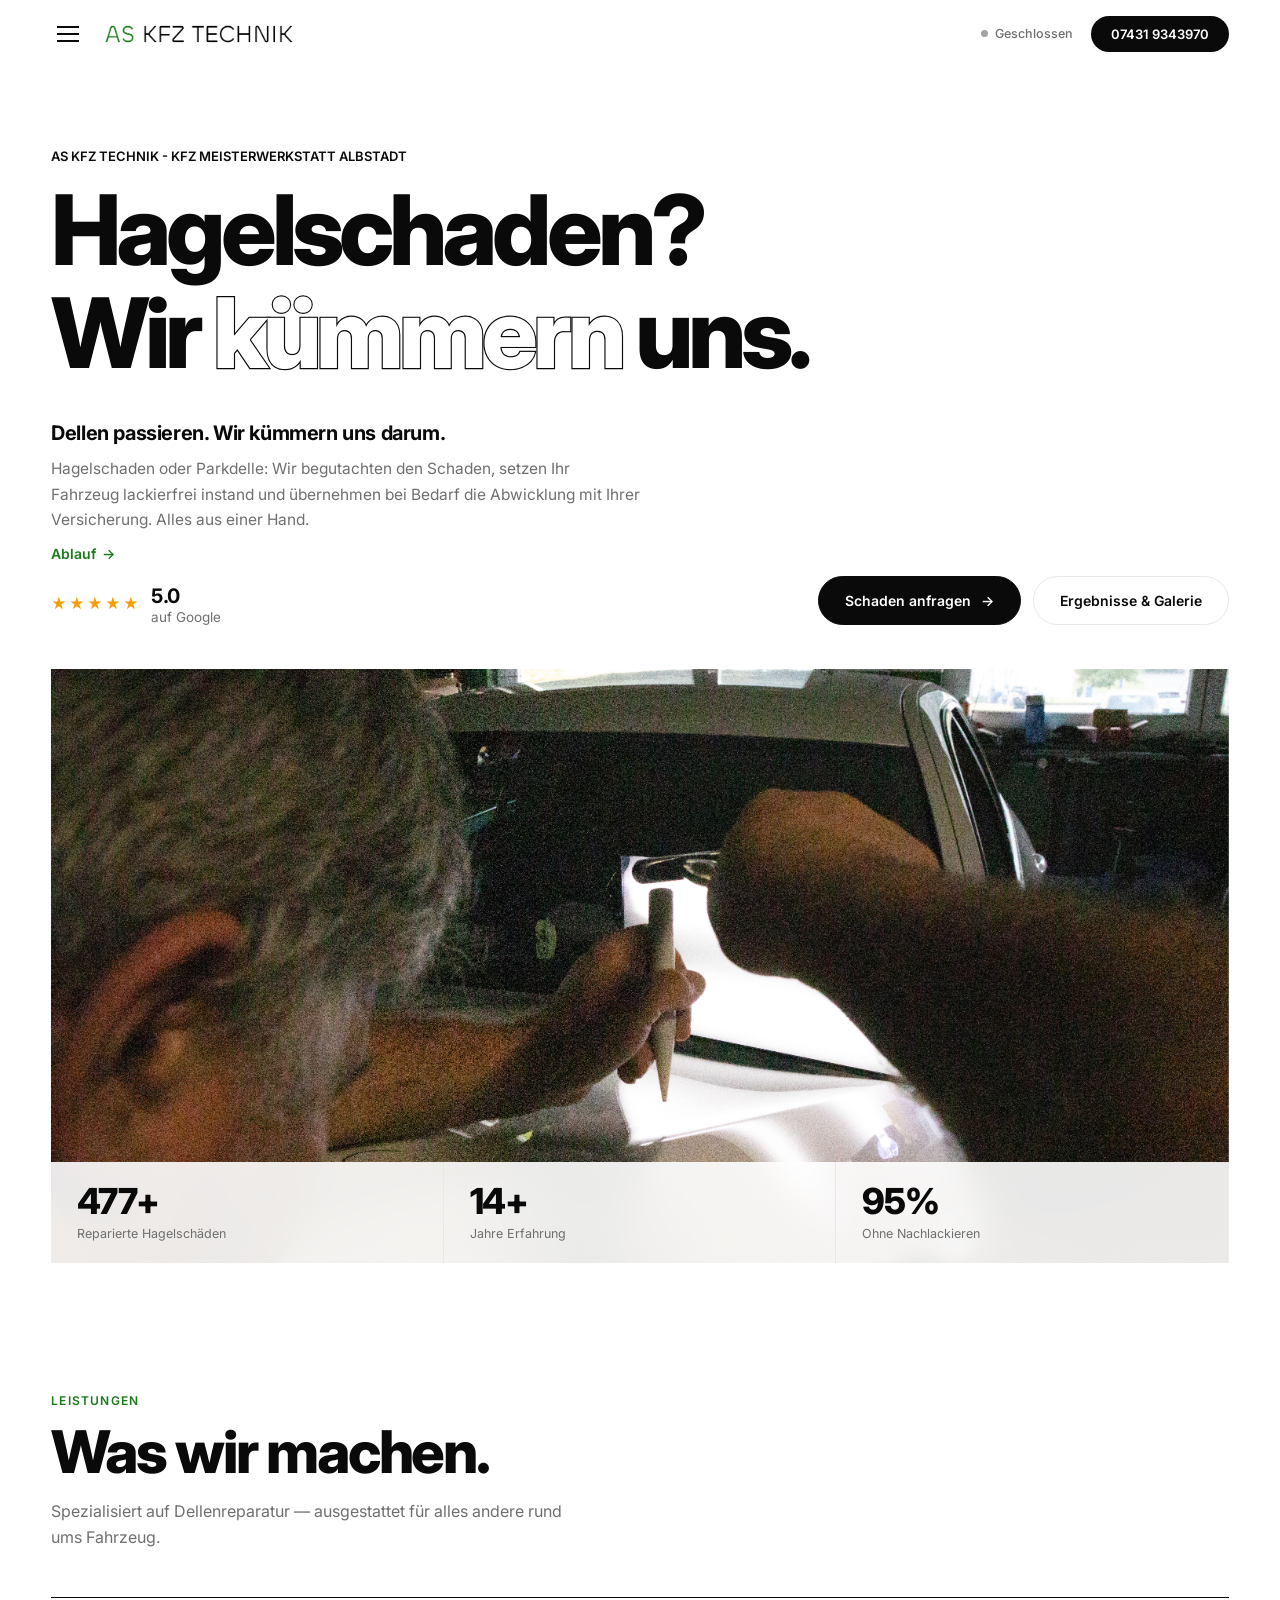
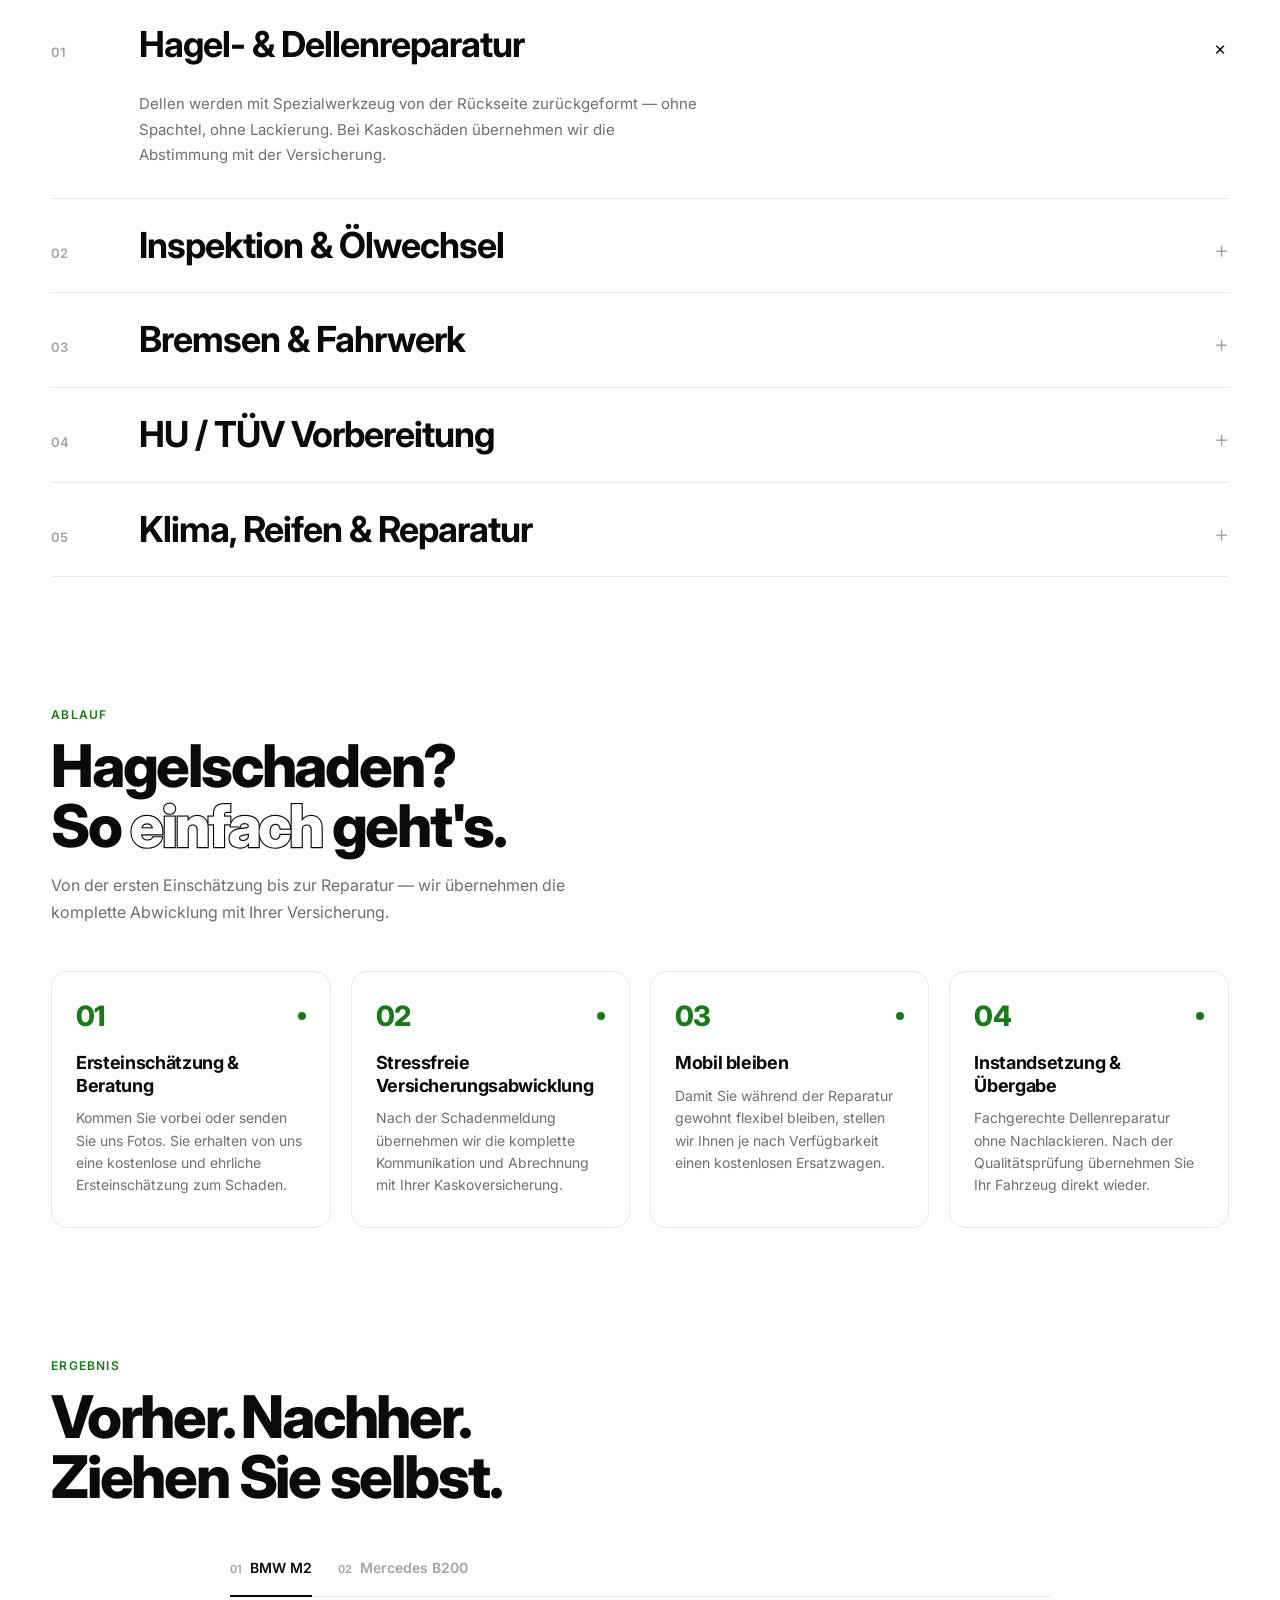
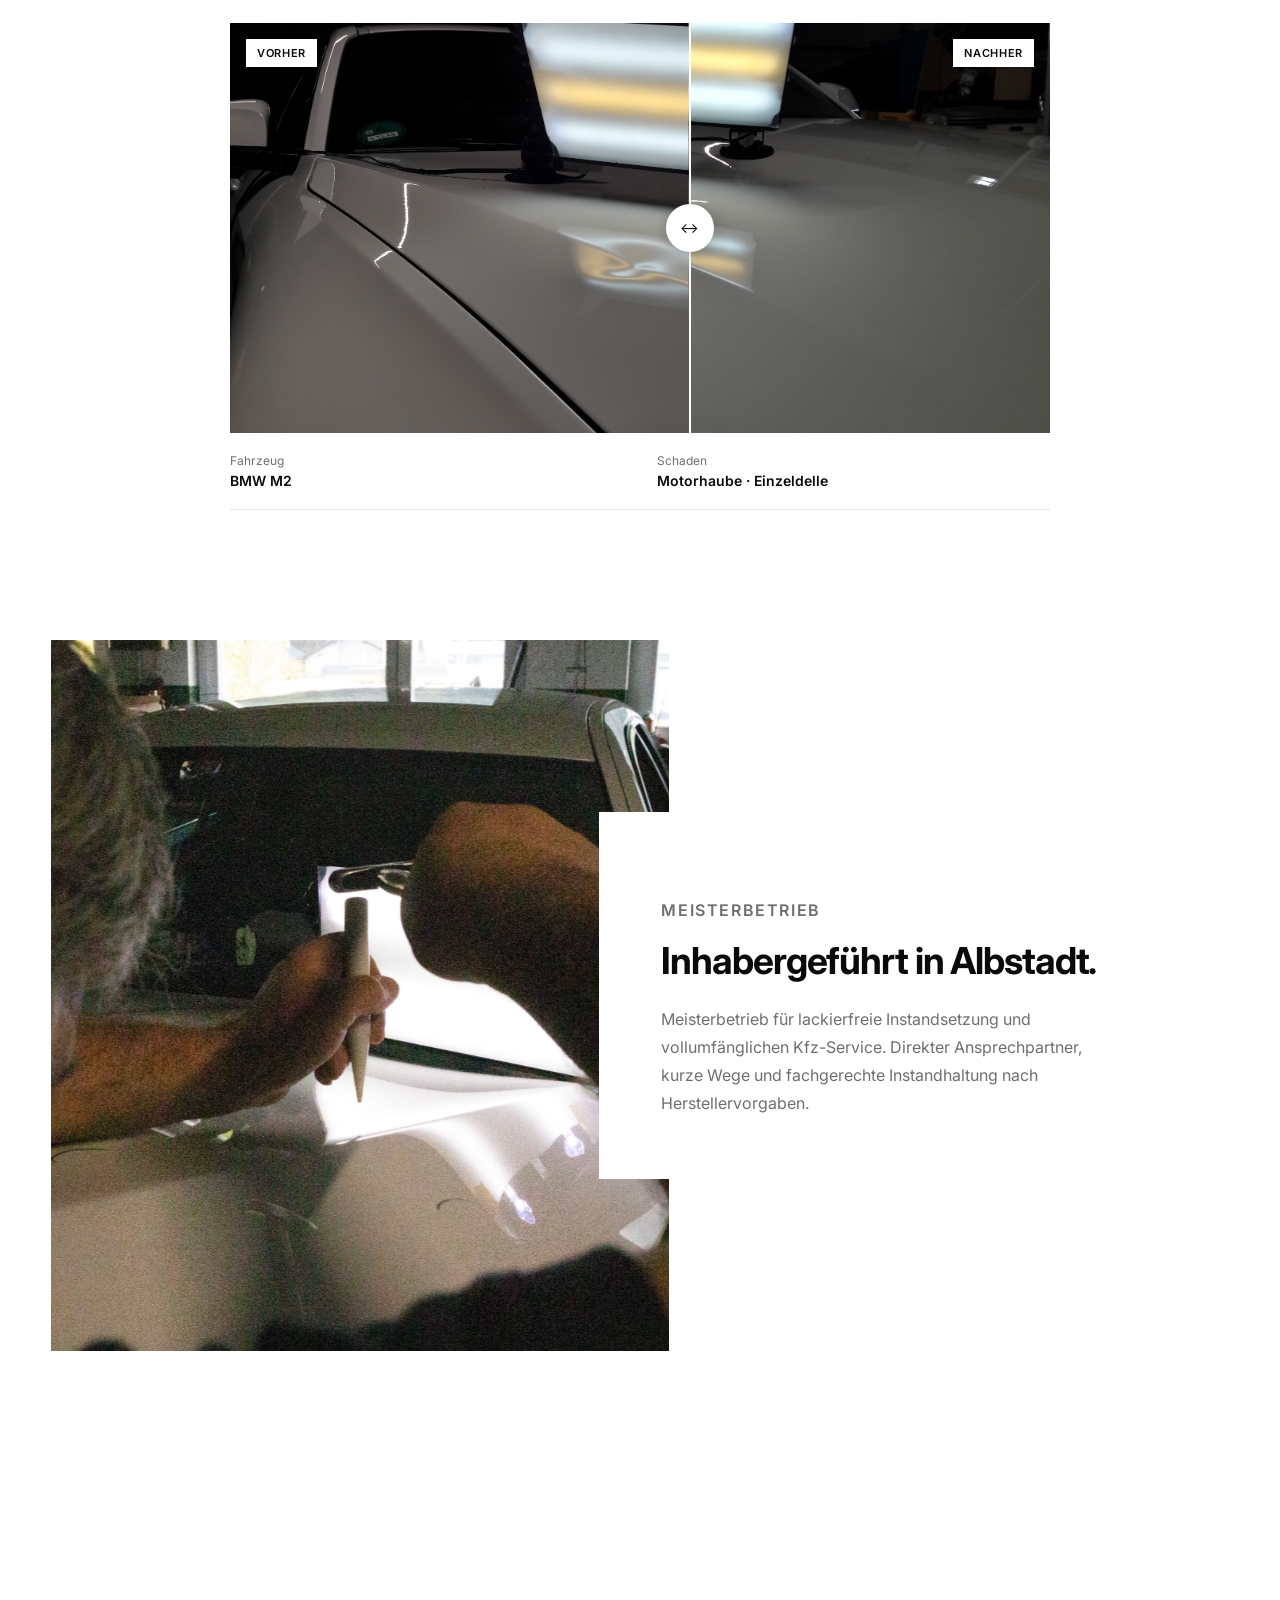
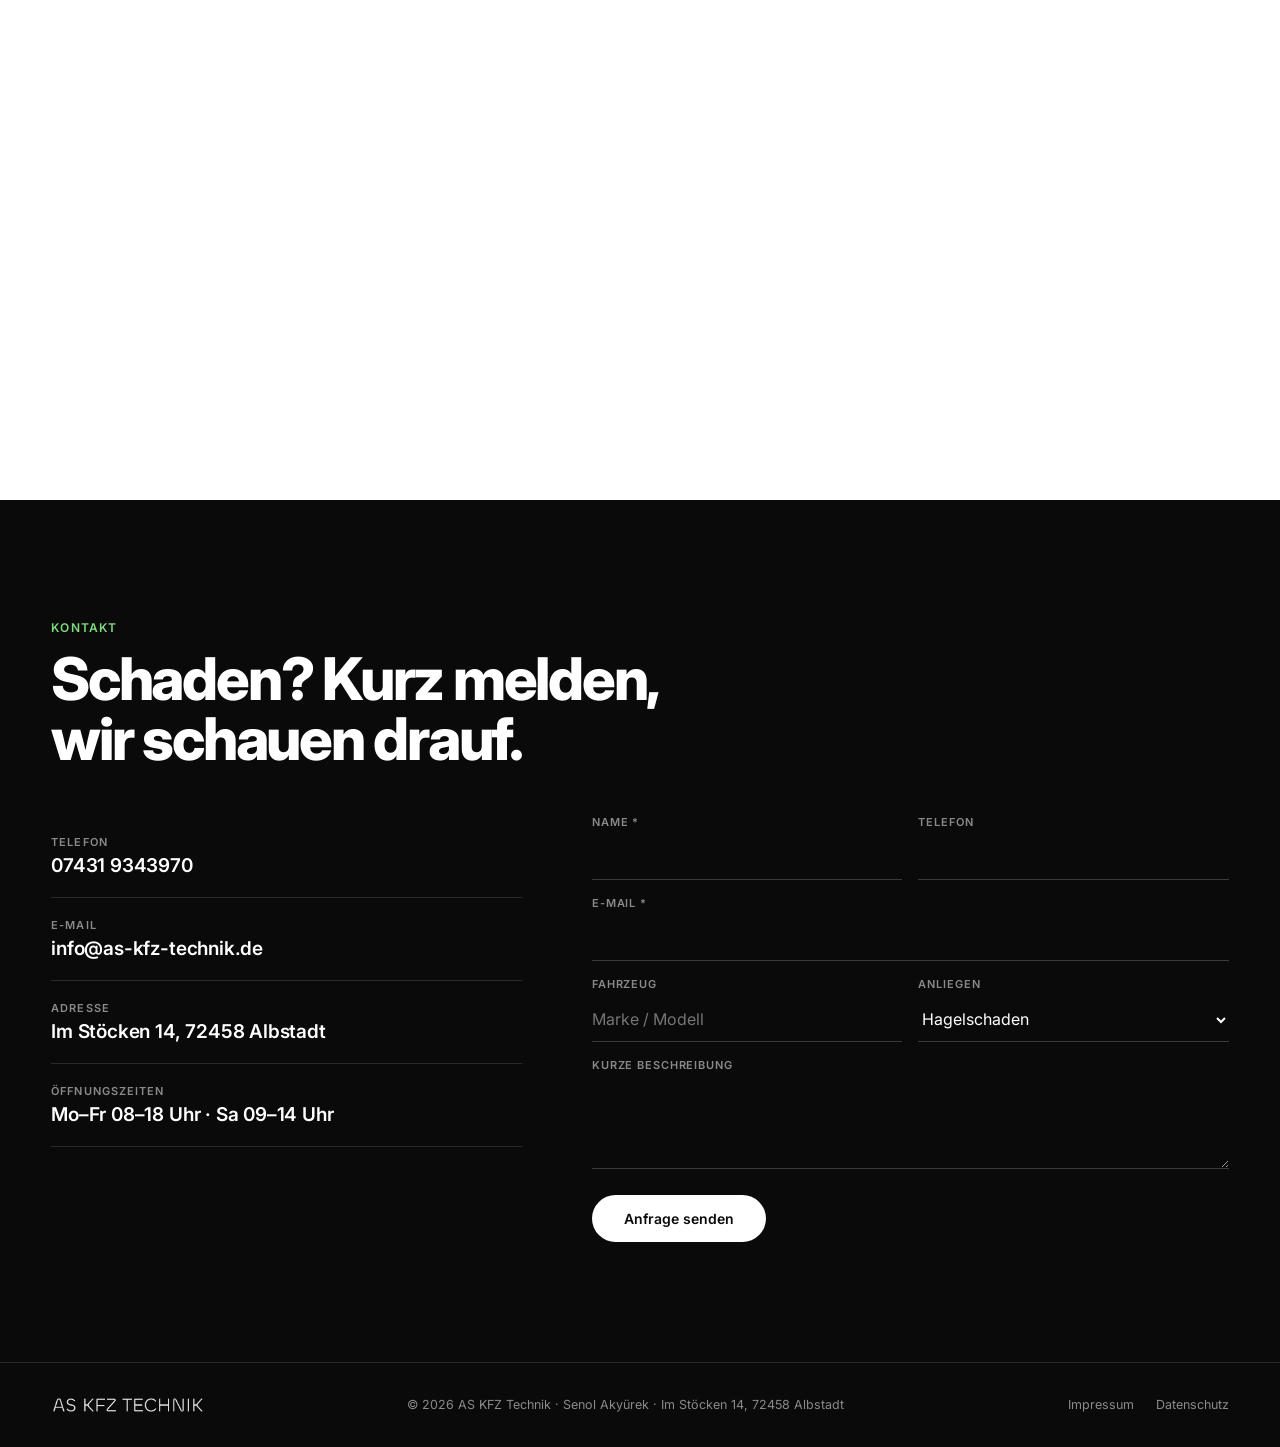
<file: index.html>
<!doctype html>
<html lang="de">
<head>
  <meta charset="utf-8">
  <meta name="viewport" content="width=device-width, initial-scale=1">
  <meta name="description" content="AS KFZ Technik in Albstadt: lackierfreie Dellen- und Hagelschadenreparatur sowie Kfz-Service durch Meister Senol Akyürek.">
  <title>AS KFZ Technik | Albstadt</title>
  <link rel="icon" href="favicon.svg" type="image/svg+xml">
  <link rel="preconnect" href="https://fonts.googleapis.com">
  <link rel="preconnect" href="https://fonts.gstatic.com" crossorigin>
  <link href="https://fonts.googleapis.com/css2?family=Inter:wght@400;500;600;700;800&display=swap" rel="stylesheet">
  <link rel="stylesheet" href="style.css">
</head>
<body>
  <header class="site-header" id="header">
    <div class="header-left">
      <button class="menu-button" id="menuButton" aria-label="Menü öffnen" aria-expanded="false" aria-controls="menu">
        <span></span><span></span><span></span>
      </button>
      <a class="brand" href="#start" aria-label="AS KFZ Technik Startseite"><img src="LOGO.png" alt="AS KFZ Technik"></a>
    </div>
    <div class="header-right">
      <span class="status" id="status"><i></i><span id="statusText">Geöffnet</span></span>
      <a class="call-button" href="tel:+4974319343970">07431 9343970</a>
    </div>
  </header>

  <nav class="menu" id="menu" aria-label="Hauptmenü">
    <ul class="menu-list">
      <li><a href="#start"><small>01</small>Startseite</a></li>
      <li><a href="#leistungen"><small>02</small>Leistungen</a></li>
      <li><a href="#ablauf"><small>03</small>Schaden-Ablauf</a></li>
      <li><a href="ergebnisse.html"><small>04</small>Ergebnisse & Galerie</a></li>
      <li><a href="#meister"><small>05</small>Über Uns</a></li>
      <li><a href="#faq"><small>06</small>FAQ</a></li>
      <li><a href="#kontakt"><small>07</small>Kontakt</a></li>
    </ul>
    <div class="menu-foot">
      <div><small>Telefon</small><a href="tel:+4974319343970">07431 9343970</a></div>
      <div><small>E-Mail</small><a href="mailto:info@as-kfz-technik.de">info@as-kfz-technik.de</a></div>
      <div><small>Adresse</small><span>Im Stöcken 14, 72458 Albstadt</span></div>
      <div><small>Öffnungszeiten</small><span>Mo–Fr 08–18 · Sa 09–14</span></div>
    </div>
  </nav>

  <main>
    <section class="hero" id="start">
      <p class="hero-kicker hero-fade"><b>AS KFZ TECHNIK - KFZ MEISTERWERKSTATT ALBSTADT</b></p>
      <h1>
        <span class="line"><span>Hagelschaden?</span></span>
        <span class="line"><span>Wir <span class="stroke">kümmern</span> uns.</span></span>
      </h1>
      <div class="hero-row hero-fade">
        <div class="hero-copy">
          <strong>Dellen passieren. Wir kümmern uns darum.</strong>
          <p>Hagelschaden oder Parkdelle: Wir begutachten den Schaden, setzen Ihr Fahrzeug lackierfrei instand und übernehmen bei Bedarf die Abwicklung mit Ihrer Versicherung. Alles aus einer Hand.</p>
          <a class="hero-process-link" href="#ablauf">Ablauf <i>→</i></a>
          <div class="hero-rating">
            <span class="stars">★★★★★</span>
            <span class="rating-text"><strong>5.0</strong> auf Google</span>
          </div>
        </div>
        <div class="hero-ctas">
          <a class="button-solid" href="#kontakt">Schaden anfragen <i aria-hidden="true">→</i></a>
          <a class="button-ghost" href="ergebnisse.html">Ergebnisse & Galerie</a>
        </div>
      </div>
      <div class="hero-visual hero-fade">
        <img src="hero-work.jpg" alt="Lackierfreie Dellenreparatur in der Werkstatt" id="heroImage">
        <div class="hero-stats" id="heroStats">
          <div class="hero-stat"><strong data-count="500" data-suffix="+">0</strong><span>Reparierte Hagelschäden</span></div>
          <div class="hero-stat"><strong data-count="15" data-suffix="+">0</strong><span>Jahre Erfahrung</span></div>
          <div class="hero-stat"><strong data-count="100" data-suffix="%">0</strong><span>Ohne Nachlackieren</span></div>
        </div>
      </div>
    </section>

    <section class="section" id="leistungen">
      <div class="section-head rise">
        <p class="section-label">Leistungen</p>
        <h2 class="section-title">Was wir machen.</h2>
        <p class="section-sub">Spezialisiert auf Dellenreparatur — ausgestattet für alles andere rund ums Fahrzeug.</p>
      </div>
      <div class="service-list reveal">
        <article class="service-row open">
          <button class="service-button" aria-expanded="true"><span class="service-index">01</span><span class="service-name">Hagel- &amp; Dellenreparatur</span><span class="service-toggle">+</span></button>
          <div class="service-detail"><div><p>Dellen werden mit Spezialwerkzeug von der Rückseite zurückgeformt — ohne Spachtel, ohne Lackierung. Bei Kaskoschäden übernehmen wir die Abstimmung mit der Versicherung.</p></div></div>
        </article>
        <article class="service-row">
          <button class="service-button" aria-expanded="false"><span class="service-index">02</span><span class="service-name">Inspektion &amp; Ölwechsel</span><span class="service-toggle">+</span></button>
          <div class="service-detail"><div><p>Wartung nach Herstellervorgaben inklusive Öl-, Filter- und Sichtprüfung.</p></div></div>
        </article>
        <article class="service-row">
          <button class="service-button" aria-expanded="false"><span class="service-index">03</span><span class="service-name">Bremsen &amp; Fahrwerk</span><span class="service-toggle">+</span></button>
          <div class="service-detail"><div><p>Prüfung und Austausch von Bremsbelägen, Scheiben, Stoßdämpfern und Fahrwerkskomponenten.</p></div></div>
        </article>
        <article class="service-row">
          <button class="service-button" aria-expanded="false"><span class="service-index">04</span><span class="service-name">HU / TÜV Vorbereitung</span><span class="service-toggle">+</span></button>
          <div class="service-detail"><div><p>Vorprüfung des Fahrzeugs und Behebung festgestellter Mängel vor der Hauptuntersuchung.</p></div></div>
        </article>
        <article class="service-row">
          <button class="service-button" aria-expanded="false"><span class="service-index">05</span><span class="service-name">Klima, Reifen &amp; Reparatur</span><span class="service-toggle">+</span></button>
          <div class="service-detail"><div><p>Klimaservice, Reifenmontage und Auswuchten sowie allgemeine Reparaturen an Motor, Elektrik und Abgasanlage.</p></div></div>
        </article>
      </div>
    </section>

    <section class="section" id="ablauf">
      <div class="section-head rise">
        <p class="section-label">Ablauf</p>
        <h2 class="section-title">Hagelschaden?<br>So <span class="stroke">einfach</span> geht's.</h2>
        <p class="section-sub">Von der ersten Einschätzung bis zur Reparatur — wir übernehmen die komplette Abwicklung mit Ihrer Versicherung.</p>
      </div>
      <div class="process-timeline reveal">
        <div class="process-step">
          <div class="process-top">
            <span class="process-num">01</span>
            <span class="process-dot"></span>
          </div>
          <h3>Ersteinschätzung &amp; Beratung</h3>
          <p>Kommen Sie vorbei oder senden Sie uns Fotos. Sie erhalten von uns eine kostenlose und ehrliche Ersteinschätzung zum Schaden.</p>
        </div>
        <div class="process-step">
          <div class="process-top">
            <span class="process-num">02</span>
            <span class="process-dot"></span>
          </div>
          <h3>Stressfreie Versicherungsabwicklung</h3>
          <p>Nach der Schadenmeldung übernehmen wir die komplette Kommunikation und Abrechnung mit Ihrer Kaskoversicherung.</p>
        </div>
        <div class="process-step">
          <div class="process-top">
            <span class="process-num">03</span>
            <span class="process-dot"></span>
          </div>
          <h3>Mobil bleiben</h3>
          <p>Damit Sie während der Reparatur gewohnt flexibel bleiben, stellen wir Ihnen je nach Verfügbarkeit einen kostenlosen Ersatzwagen.</p>
        </div>
        <div class="process-step">
          <div class="process-top">
            <span class="process-num">04</span>
            <span class="process-dot"></span>
          </div>
          <h3>Instandsetzung &amp; Übergabe</h3>
          <p>Fachgerechte Dellenreparatur ohne Nachlackieren. Nach der Qualitätsprüfung übernehmen Sie Ihr Fahrzeug direkt wieder.</p>
        </div>
      </div>
    </section>

    <section class="section" id="arbeit">
      <div class="section-head rise">
        <p class="section-label">Ergebnis</p>
        <h2 class="section-title">Vorher. Nachher.<br>Ziehen Sie selbst.</h2>
      </div>

      <div class="compare-showcase reveal">
        <div class="case-bar" id="caseBar">
          <button class="case-tab active" data-before="Vorher2.jpg" data-after="Nachher2.jpg" data-car="BMW M2" data-part="Motorhaube · Einzeldelle">
            <small>01</small>BMW M2
          </button>
          <button class="case-tab" data-before="Vorher.jpeg" data-after="Nachher.jpeg" data-car="Mercedes B200" data-part="Seitenwand · Hagelschaden">
            <small>02</small>Mercedes B200
          </button>
        </div>

        <div class="compare" id="compare">
          <img src="Nachher2.jpg" alt="BMW M2 nach der Dellenreparatur" id="compareAfterImg">
          <div class="compare-before" id="compareBefore"><img src="Vorher2.jpg" alt="BMW M2 vor der Dellenreparatur" id="compareBeforeImg"></div>
          <span class="compare-tag before">Vorher</span>
          <span class="compare-tag after">Nachher</span>
          <div class="compare-line" id="compareLine"><div class="compare-handle" aria-hidden="true">↔</div></div>
        </div>

        <div class="compare-meta">
          <div><span>Fahrzeug</span><strong id="metaCar">BMW M2</strong></div>
          <div><span>Schaden</span><strong id="metaPart">Motorhaube · Einzeldelle</strong></div>
        </div>
      </div>
    </section>

    <section class="section" id="meister">
      <div class="owner">
        <div class="owner-photo reveal"><img src="about-work.jpg" alt="Kfz-Meister Senol Akyürek bei der Arbeit" id="ownerImage"></div>
        <div class="owner-copy rise">
          <p class="section-label">Meisterbetrieb</p>
          <h3 class="owner-quote">Inhabergeführt in Albstadt.</h3>
          <p>Meisterbetrieb für lackierfreie Instandsetzung und vollumfänglichen Kfz-Service. Direkter Ansprechpartner, kurze Wege und fachgerechte Instandhaltung nach Herstellervorgaben.</p>
        </div>
      </div>
    </section>

    <section class="section" id="faq">
      <div class="section-head rise">
        <p class="section-label">FAQ</p>
        <h2 class="section-title">Häufige Fragen.</h2>
        <p class="section-sub">Antworten auf die wichtigsten Fragen rund um Hagelschaden, Reparatur und Versicherung.</p>
      </div>
      <div class="service-list reveal">
        <article class="service-row">
          <button class="service-button" aria-expanded="false"><span class="service-index">01</span><span class="service-name">Zahlt meine Kaskoversicherung den Hagelschaden?</span><span class="service-toggle">+</span></button>
          <div class="service-detail"><div><p>Ja, Hagelschäden sind über die Teilkaskoversicherung abgedeckt. Bei Teilkaskoschäden werden Sie nicht hochgestuft — Ihr Schadensfreiheitsrabatt bleibt unverändert.</p></div></div>
        </article>
        <article class="service-row">
          <button class="service-button" aria-expanded="false"><span class="service-index">02</span><span class="service-name">Bleibt der Original-Fahrzeuglack erhalten?</span><span class="service-toggle">+</span></button>
          <div class="service-detail"><div><p>Ja, zu 100 %. Durch die lackierfreie Ausbeultechnik (PDR) wird das Blech mit Spezialwerkzeug sanft zurückgeformt. Es muss weder gespachtelt noch nachlackiert werden.</p></div></div>
        </article>
        <article class="service-row">
          <button class="service-button" aria-expanded="false"><span class="service-index">03</span><span class="service-name">Wie lange dauert die Reparatur?</span><span class="service-toggle">+</span></button>
          <div class="service-detail"><div><p>Kleine Einzeldellen werden meist noch am selben Tag erledigt. Bei umfangreichen Hagelschäden dauert die Instandsetzung in der Regel 1 bis 3 Werktage.</p></div></div>
        </article>
      </div>
    </section>

    <section class="contact" id="kontakt">
      <div class="section-head rise">
        <p class="section-label">Kontakt</p>
        <h2 class="section-title">Schaden? Kurz melden,<br>wir schauen drauf.</h2>
      </div>
      <div class="contact-grid reveal">
        <div class="contact-facts">
          <div class="contact-fact"><small>Telefon</small><a href="tel:+4974319343970">07431 9343970</a></div>
          <div class="contact-fact"><small>E-Mail</small><a href="mailto:info@as-kfz-technik.de">info@as-kfz-technik.de</a></div>
          <div class="contact-fact"><small>Adresse</small><strong>Im Stöcken 14, 72458 Albstadt</strong></div>
          <div class="contact-fact"><small>Öffnungszeiten</small><strong>Mo–Fr 08–18 Uhr · Sa 09–14 Uhr</strong></div>
        </div>
        <form class="form-grid" action="https://formspree.io/f/mlgpwylw" method="post">
          <div class="field"><label for="name">Name *</label><input id="name" name="name" required></div>
          <div class="field"><label for="telefon">Telefon</label><input id="telefon" name="telefon" type="tel"></div>
          <div class="field wide"><label for="email">E-Mail *</label><input id="email" name="email" type="email" required></div>
          <div class="field"><label for="fahrzeug">Fahrzeug</label><input id="fahrzeug" name="fahrzeug" placeholder="Marke / Modell"></div>
          <div class="field"><label for="anliegen">Anliegen</label><select id="anliegen" name="anliegen"><option>Hagelschaden</option><option>Einzeldelle</option><option>Inspektion / Ölwechsel</option><option>HU / TÜV</option><option>Bremsen / Fahrwerk</option><option>Klimaservice</option><option>Sonstiges</option></select></div>
          <div class="field wide"><label for="nachricht">Kurze Beschreibung</label><textarea id="nachricht" name="nachricht"></textarea></div>
          <button class="submit" type="submit">Anfrage senden</button>
        </form>
      </div>
    </section>
  </main>

  <footer>
    <div class="footer-inner">
      <img src="LOGO.png" alt="AS KFZ Technik">
      <span>© 2026 AS KFZ Technik · Senol Akyürek · Im Stöcken 14, 72458 Albstadt</span>
      <span class="footer-links"><a href="impressum.html">Impressum</a><a href="datenschutz.html">Datenschutz</a></span>
    </div>
  </footer>

  <script>
    const reduceMotion = matchMedia('(prefers-reduced-motion: reduce)').matches;

    // Hero-Eingang (kein rAF: feuert im Hintergrund-Tab sonst nie)
    setTimeout(() => document.getElementById('start').classList.add('ready'), 60);

    // Header-Linie ab Scroll
    const header = document.getElementById('header');
    addEventListener('scroll', () => header.classList.toggle('stuck', scrollY > 10), { passive: true });

    // Vollbild-Menü
    const menuButton = document.getElementById('menuButton');
    const menu = document.getElementById('menu');
    function setMenu(open) {
      document.body.classList.toggle('menu-open', open);
      menuButton.setAttribute('aria-expanded', String(open));
      menuButton.setAttribute('aria-label', open ? 'Menü schließen' : 'Menü öffnen');
    }
    menuButton.addEventListener('click', () => setMenu(!document.body.classList.contains('menu-open')));
    menu.querySelectorAll('a').forEach(a => a.addEventListener('click', () => setMenu(false)));
    addEventListener('keydown', e => { if (e.key === 'Escape') setMenu(false); });

    // Öffnungsstatus (Mo–Fr 8–18, Sa 9–14)
    (function () {
      const now = new Date(), day = now.getDay(), hour = now.getHours();
      const open = (day >= 1 && day <= 5 && hour >= 8 && hour < 18) || (day === 6 && hour >= 9 && hour < 14);
      if (!open) {
        document.getElementById('status').classList.add('closed');
        document.getElementById('statusText').textContent = 'Geschlossen';
      }
    })();

    // Leistungs-Akkordeon
    document.querySelectorAll('.service-button').forEach(button => {
      button.addEventListener('click', () => {
        const row = button.closest('.service-row');
        const open = row.classList.toggle('open');
        button.setAttribute('aria-expanded', String(open));
      });
    });

    // Vorher/Nachher
    const compare = document.getElementById('compare');
    const compareBefore = document.getElementById('compareBefore');
    const compareLine = document.getElementById('compareLine');
    let dragging = false, hinted = false;

    function setCompare(percent) {
      const p = Math.max(0, Math.min(100, percent));
      compareBefore.style.clipPath = `inset(0 ${100 - p}% 0 0)`;
      compareLine.style.left = `${p}%`;
    }
    function moveCompare(clientX) {
      const rect = compare.getBoundingClientRect();
      setCompare((clientX - rect.left) / rect.width * 100);
    }
    compare.addEventListener('pointerdown', e => { hinted = true; dragging = true; compare.setPointerCapture(e.pointerId); moveCompare(e.clientX); });
    compare.addEventListener('pointermove', e => { if (dragging) moveCompare(e.clientX); });
    compare.addEventListener('pointerup', () => { dragging = false; });
    compare.addEventListener('pointercancel', () => { dragging = false; });

    // Einmalige Bewegung als Bedienhinweis
    function hintCompare() {
      if (hinted || reduceMotion) return;
      hinted = true;
      const start = performance.now();
      (function step(now) {
        const t = Math.min((now - start) / 1600, 1);
        setCompare(50 + Math.sin(t * Math.PI * 2) * 18);
        if (t < 1 && !dragging) requestAnimationFrame(step); else if (!dragging) setCompare(50);
      })(start);
    }

    // Fallwechsel
    document.querySelectorAll('.case-tab').forEach(tab => {
      tab.addEventListener('click', () => {
        document.querySelectorAll('.case-tab').forEach(t => t.classList.remove('active'));
        tab.classList.add('active');
        document.getElementById('compareAfterImg').src = tab.dataset.after;
        document.getElementById('compareBeforeImg').src = tab.dataset.before;
        document.getElementById('metaCar').textContent = tab.dataset.car;
        document.getElementById('metaPart').textContent = tab.dataset.part;
        setCompare(50);
      });
    });

    // Zähler
    function countUp(el) {
      const target = +el.dataset.count, suffix = el.dataset.suffix || '';
      if (reduceMotion) { el.textContent = target + suffix; return; }
      const start = performance.now(), duration = 1500;
      (function tick(now) {
        const p = Math.min((now - start) / duration, 1);
        el.textContent = Math.round((1 - Math.pow(1 - p, 3)) * target) + suffix;
        if (p < 1) requestAnimationFrame(tick);
      })(start);
    }

    const observer = new IntersectionObserver(entries => {
      entries.forEach(entry => {
        if (!entry.isIntersecting) return;
        entry.target.classList.add('visible');
        entry.target.querySelectorAll('[data-count]').forEach(countUp);
        if (entry.target.id === 'arbeit' || entry.target.closest('#arbeit')) hintCompare();
        observer.unobserve(entry.target);
      });
    }, { threshold: .15 });
    document.querySelectorAll('.reveal, .rise').forEach(el => observer.observe(el));

    // Statistik-Zähler im Hero
    new IntersectionObserver((entries, obs) => {
      entries.forEach(e => {
        if (!e.isIntersecting) return;
        e.target.querySelectorAll('[data-count]').forEach(countUp);
        obs.unobserve(e.target);
      });
    }, { threshold: .3 }).observe(document.getElementById('heroStats'));

    // Dezenter Parallax
    if (!reduceMotion) {
      const heroImage = document.getElementById('heroImage');
      const ownerImage = document.getElementById('ownerImage');
      let ticking = false;
      function parallax() {
        [[heroImage, .06], [ownerImage, .05]].forEach(([el, factor]) => {
          if (!el) return;
          const rect = el.parentElement.getBoundingClientRect();
          if (rect.bottom < 0 || rect.top > innerHeight) return;
          const offset = (rect.top + rect.height / 2 - innerHeight / 2) * factor;
          el.style.transform = `translate3d(0, ${offset.toFixed(1)}px, 0)` + (el === ownerImage ? ' scale(1.06)' : '');
        });
        ticking = false;
      }
      addEventListener('scroll', () => { if (!ticking) { ticking = true; requestAnimationFrame(parallax); } }, { passive: true });
      parallax();
    }
  </script>
</body>
</html>
</file>
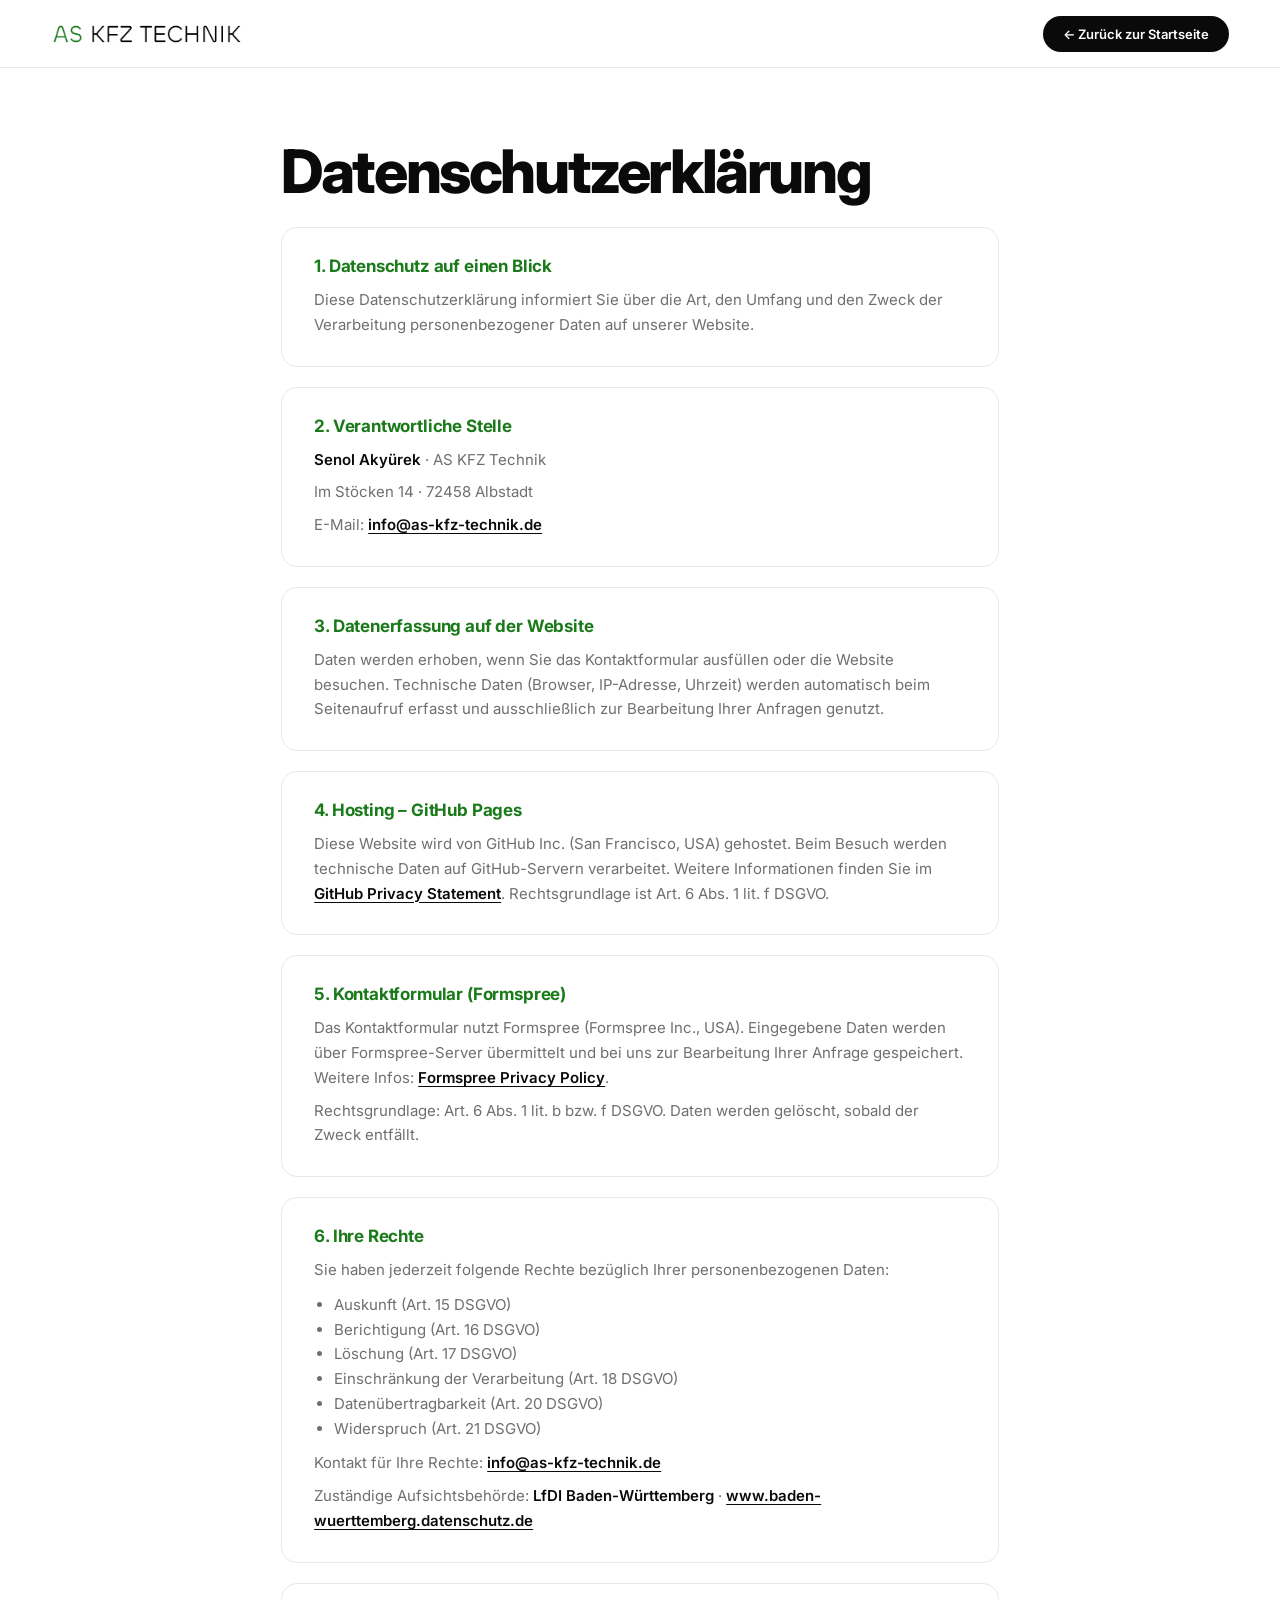
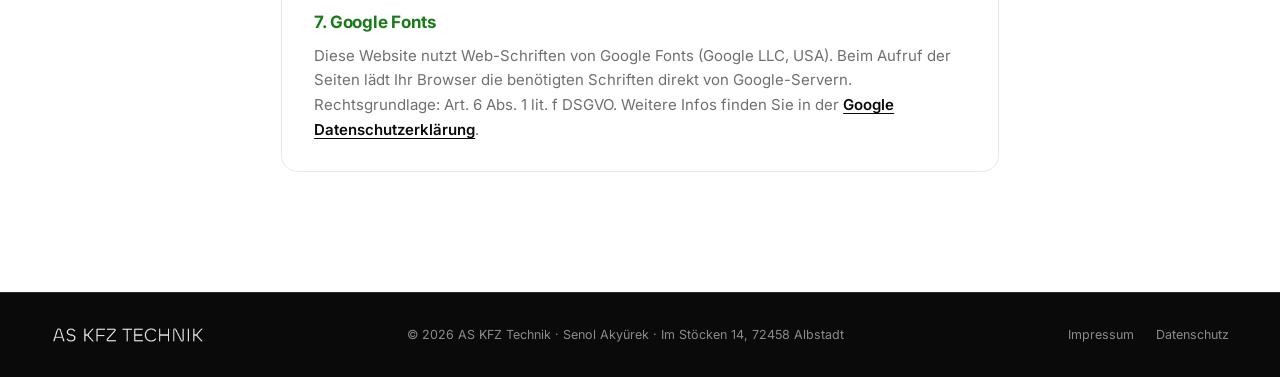
<file: datenschutz.html>
﻿<!doctype html>
<html lang="de">
<head>
  <meta charset="utf-8">
  <meta name="viewport" content="width=device-width, initial-scale=1.0">
  <title>Datenschutzerklärung | AS KFZ Technik Albstadt</title>
  <link rel="icon" href="favicon.svg" type="image/svg+xml">
  <link rel="preconnect" href="https://fonts.googleapis.com">
  <link rel="preconnect" href="https://fonts.gstatic.com" crossorigin>
  <link href="https://fonts.googleapis.com/css2?family=Inter:wght@400;500;600;700;800&display=swap" rel="stylesheet">
  <link rel="stylesheet" href="style.css">
</head>
<body>
  <header class="site-header stuck" id="header">
    <div class="header-left">
      <a class="brand" href="index.html" aria-label="AS KFZ Technik Startseite"><img src="LOGO.png" alt="AS KFZ Technik"></a>
    </div>
    <div class="header-right">
      <a class="call-button" href="index.html">← Zurück zur Startseite</a>
    </div>
  </header>

  <main class="subpage-container">
    <h1 class="subpage-title">Datenschutzerklärung</h1>

    <div class="legal-block">
      <h3>1. Datenschutz auf einen Blick</h3>
      <p>Diese Datenschutzerklärung informiert Sie über die Art, den Umfang und den Zweck der Verarbeitung personenbezogener Daten auf unserer Website.</p>
    </div>

    <div class="legal-block">
      <h3>2. Verantwortliche Stelle</h3>
      <p><strong>Senol Akyürek</strong> · AS KFZ Technik</p>
      <p>Im Stöcken 14 · 72458 Albstadt</p>
      <p>E-Mail: <a href="mailto:info@as-kfz-technik.de">info@as-kfz-technik.de</a></p>
    </div>

    <div class="legal-block">
      <h3>3. Datenerfassung auf der Website</h3>
      <p>Daten werden erhoben, wenn Sie das Kontaktformular ausfüllen oder die Website besuchen. Technische Daten (Browser, IP-Adresse, Uhrzeit) werden automatisch beim Seitenaufruf erfasst und ausschließlich zur Bearbeitung Ihrer Anfragen genutzt.</p>
    </div>

    <div class="legal-block">
      <h3>4. Hosting – GitHub Pages</h3>
      <p>Diese Website wird von GitHub Inc. (San Francisco, USA) gehostet. Beim Besuch werden technische Daten auf GitHub-Servern verarbeitet. Weitere Informationen finden Sie im <a href="https://docs.github.com/de/site-policy/privacy-policies/github-privacy-statement" target="_blank" rel="noopener">GitHub Privacy Statement</a>. Rechtsgrundlage ist Art. 6 Abs. 1 lit. f DSGVO.</p>
    </div>

    <div class="legal-block">
      <h3>5. Kontaktformular (Formspree)</h3>
      <p>Das Kontaktformular nutzt Formspree (Formspree Inc., USA). Eingegebene Daten werden über Formspree-Server übermittelt und bei uns zur Bearbeitung Ihrer Anfrage gespeichert. Weitere Infos: <a href="https://formspree.io/legal/privacy-policy" target="_blank" rel="noopener">Formspree Privacy Policy</a>.</p>
      <p style="margin-top: 8px;">Rechtsgrundlage: Art. 6 Abs. 1 lit. b bzw. f DSGVO. Daten werden gelöscht, sobald der Zweck entfällt.</p>
    </div>

    <div class="legal-block">
      <h3>6. Ihre Rechte</h3>
      <p>Sie haben jederzeit folgende Rechte bezüglich Ihrer personenbezogenen Daten:</p>
      <ul>
        <li>Auskunft (Art. 15 DSGVO)</li>
        <li>Berichtigung (Art. 16 DSGVO)</li>
        <li>Löschung (Art. 17 DSGVO)</li>
        <li>Einschränkung der Verarbeitung (Art. 18 DSGVO)</li>
        <li>Datenübertragbarkeit (Art. 20 DSGVO)</li>
        <li>Widerspruch (Art. 21 DSGVO)</li>
      </ul>
      <p style="margin-top: 10px;">Kontakt für Ihre Rechte: <a href="mailto:info@as-kfz-technik.de">info@as-kfz-technik.de</a></p>
      <p style="margin-top: 8px;">Zuständige Aufsichtsbehörde: <strong>LfDI Baden-Württemberg</strong> · <a href="https://www.baden-wuerttemberg.datenschutz.de/" target="_blank" rel="noopener">www.baden-wuerttemberg.datenschutz.de</a></p>
    </div>

    <div class="legal-block">
      <h3>7. Google Fonts</h3>
      <p>Diese Website nutzt Web-Schriften von Google Fonts (Google LLC, USA). Beim Aufruf der Seiten lädt Ihr Browser die benötigten Schriften direkt von Google-Servern. Rechtsgrundlage: Art. 6 Abs. 1 lit. f DSGVO. Weitere Infos finden Sie in der <a href="https://policies.google.com/privacy" target="_blank" rel="noopener">Google Datenschutzerklärung</a>.</p>
    </div>
  </main>

  <footer>
    <div class="footer-inner">
      <img src="LOGO.png" alt="AS KFZ Technik">
      <span>© 2026 AS KFZ Technik · Senol Akyürek · Im Stöcken 14, 72458 Albstadt</span>
      <span class="footer-links"><a href="impressum.html">Impressum</a><a href="datenschutz.html">Datenschutz</a></span>
    </div>
  </footer>
</body>
</html>
</file>
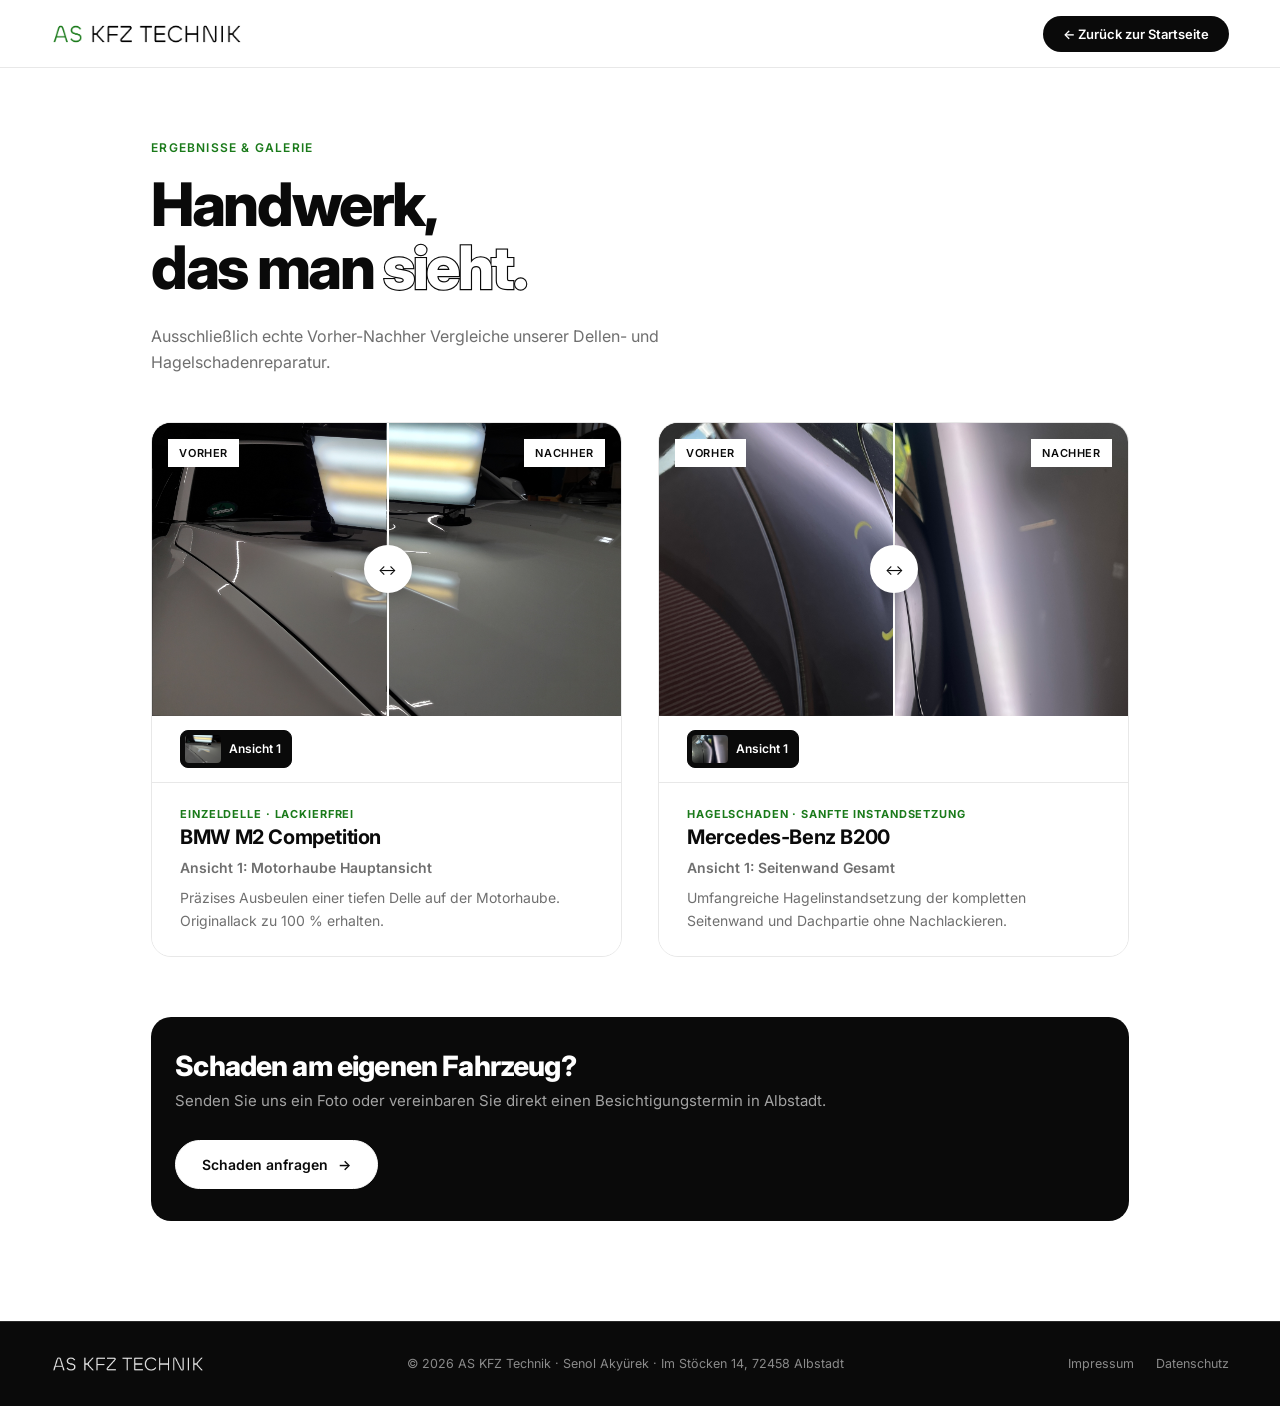
<file: ergebnisse.html>
<!doctype html>
<html lang="de">
<head>
  <meta charset="utf-8">
  <meta name="viewport" content="width=device-width, initial-scale=1">
  <meta name="description" content="Vorher-Nachher Galerie & Ergebnisse von AS KFZ Technik Albstadt: Lackierfreie Hagelschaden- und Dellenreparatur.">
  <title>Ergebnisse & Galerie | AS KFZ Technik Albstadt</title>
  <link rel="icon" href="favicon.svg" type="image/svg+xml">
  <link rel="preconnect" href="https://fonts.googleapis.com">
  <link rel="preconnect" href="https://fonts.gstatic.com" crossorigin>
  <link href="https://fonts.googleapis.com/css2?family=Inter:wght@400;500;600;700;800&display=swap" rel="stylesheet">
  <link rel="stylesheet" href="style.css">
</head>
<body>
  <header class="site-header stuck" id="header">
    <div class="header-left">
      <a class="brand" href="index.html" aria-label="AS KFZ Technik Startseite"><img src="LOGO.png" alt="AS KFZ Technik"></a>
    </div>
    <div class="header-right">
      <a class="call-button" href="index.html">← Zurück zur Startseite</a>
    </div>
  </header>

  <main class="subpage-container gallery-container">
    <div class="section-head">
      <p class="section-label">Ergebnisse & Galerie</p>
      <h1 class="subpage-title">Handwerk,<br>das man <span class="stroke">sieht.</span></h1>
      <p class="section-sub">Ausschließlich echte Vorher-Nachher Vergleiche unserer Dellen- und Hagelschadenreparatur.</p>
    </div>

    <!-- Grid mit Vorher/Nachher Schiebereglern -->
    <div class="compare-grid reveal">
      <!-- Fall 1: BMW M2 -->
      <article class="compare-card">
        <div class="compare" data-compare>
          <img src="Nachher2.jpg" alt="BMW M2 nach der Dellenreparatur" class="compare-after-img">
          <div class="compare-before">
            <img src="Vorher2.jpg" alt="BMW M2 vor der Dellenreparatur" class="compare-before-img">
          </div>
          <span class="compare-tag before">Vorher</span>
          <span class="compare-tag after">Nachher</span>
          <div class="compare-line"><div class="compare-handle" aria-hidden="true">↔</div></div>
        </div>
        <div class="compare-thumbs">
          <button class="thumb-btn active" data-before="Vorher2.jpg" data-after="Nachher2.jpg" data-label="Ansicht 1: Motorhaube Hauptansicht">
            <img src="Nachher2.jpg" alt="Ansicht 1">
            <span>Ansicht 1</span>
          </button>
        </div>
        <div class="compare-card-info">
          <div>
            <span class="card-cat">Einzeldelle · Lackierfrei</span>
            <h3>BMW M2 Competition</h3>
          </div>
          <p class="view-label-text">Ansicht 1: Motorhaube Hauptansicht</p>
          <p>Präzises Ausbeulen einer tiefen Delle auf der Motorhaube. Originallack zu 100 % erhalten.</p>
        </div>
      </article>

      <!-- Fall 2: Mercedes B200 -->
      <article class="compare-card">
        <div class="compare" data-compare>
          <img src="Nachher.jpeg" alt="Mercedes B200 nach der Hagelreparatur" class="compare-after-img">
          <div class="compare-before">
            <img src="Vorher.jpeg" alt="Mercedes B200 vor der Hagelreparatur" class="compare-before-img">
          </div>
          <span class="compare-tag before">Vorher</span>
          <span class="compare-tag after">Nachher</span>
          <div class="compare-line"><div class="compare-handle" aria-hidden="true">↔</div></div>
        </div>
        <div class="compare-thumbs">
          <button class="thumb-btn active" data-before="Vorher.jpeg" data-after="Nachher.jpeg" data-label="Ansicht 1: Seitenwand Gesamt">
            <img src="Nachher.jpeg" alt="Ansicht 1">
            <span>Ansicht 1</span>
          </button>
        </div>
        <div class="compare-card-info">
          <div>
            <span class="card-cat">Hagelschaden · Sanfte Instandsetzung</span>
            <h3>Mercedes-Benz B200</h3>
          </div>
          <p class="view-label-text">Ansicht 1: Seitenwand Gesamt</p>
          <p>Umfangreiche Hagelinstandsetzung der kompletten Seitenwand und Dachpartie ohne Nachlackieren.</p>
        </div>
      </article>
    </div>

    <!-- CTA Box at Bottom -->
    <div class="gallery-cta-box reveal">
      <div>
        <h2>Schaden am eigenen Fahrzeug?</h2>
        <p>Senden Sie uns ein Foto oder vereinbaren Sie direkt einen Besichtigungstermin in Albstadt.</p>
      </div>
      <a class="button-solid" href="index.html#kontakt">Schaden anfragen <i>→</i></a>
    </div>
  </main>

  <footer>
    <div class="footer-inner">
      <img src="LOGO.png" alt="AS KFZ Technik">
      <span>© 2026 AS KFZ Technik · Senol Akyürek · Im Stöcken 14, 72458 Albstadt</span>
      <span class="footer-links"><a href="impressum.html">Impressum</a><a href="datenschutz.html">Datenschutz</a></span>
    </div>
  </footer>

  <script>
    const reduceMotion = matchMedia('(prefers-reduced-motion: reduce)').matches;

    // Vorher/Nachher Compare-Logik für alle Karten im Raster
    document.querySelectorAll('.compare-card').forEach(card => {
      const compare = card.querySelector('[data-compare]');
      const compareBefore = compare.querySelector('.compare-before');
      const compareBeforeImg = compare.querySelector('.compare-before-img');
      const compareAfterImg = compare.querySelector('.compare-after-img');
      const compareLine = compare.querySelector('.compare-line');
      const viewLabel = card.querySelector('.view-label-text');
      const thumbs = card.querySelectorAll('.thumb-btn');
      let dragging = false;

      function setCompare(percent) {
        const p = Math.max(0, Math.min(100, percent));
        compareBefore.style.clipPath = `inset(0 ${100 - p}% 0 0)`;
        compareLine.style.left = `${p}%`;
      }
      function moveCompare(clientX) {
        const rect = compare.getBoundingClientRect();
        setCompare((clientX - rect.left) / rect.width * 100);
      }

      compare.addEventListener('pointerdown', e => {
        dragging = true;
        compare.setPointerCapture(e.pointerId);
        moveCompare(e.clientX);
      });
      compare.addEventListener('pointermove', e => {
        if (dragging) moveCompare(e.clientX);
      });
      compare.addEventListener('pointerup', () => { dragging = false; });
      compare.addEventListener('pointercancel', () => { dragging = false; });

      // Thumbnail-Wechsel innerhalb der Karte
      thumbs.forEach(thumb => {
        thumb.addEventListener('click', e => {
          e.stopPropagation();
          thumbs.forEach(t => t.classList.remove('active'));
          thumb.classList.add('active');

          if (compareAfterImg) compareAfterImg.src = thumb.dataset.after;
          if (compareBeforeImg) compareBeforeImg.src = thumb.dataset.before;
          if (viewLabel && thumb.dataset.label) viewLabel.textContent = thumb.dataset.label;
          setCompare(50);
        });
      });
    });

    // Intersection Animations
    const observer = new IntersectionObserver(entries => {
      entries.forEach(entry => {
        if (entry.isIntersecting) {
          entry.target.classList.add('visible');
          observer.unobserve(entry.target);
        }
      });
    }, { threshold: .1 });
    document.querySelectorAll('.reveal, .rise').forEach(el => observer.observe(el));
  </script>
</body>
</html>
</file>
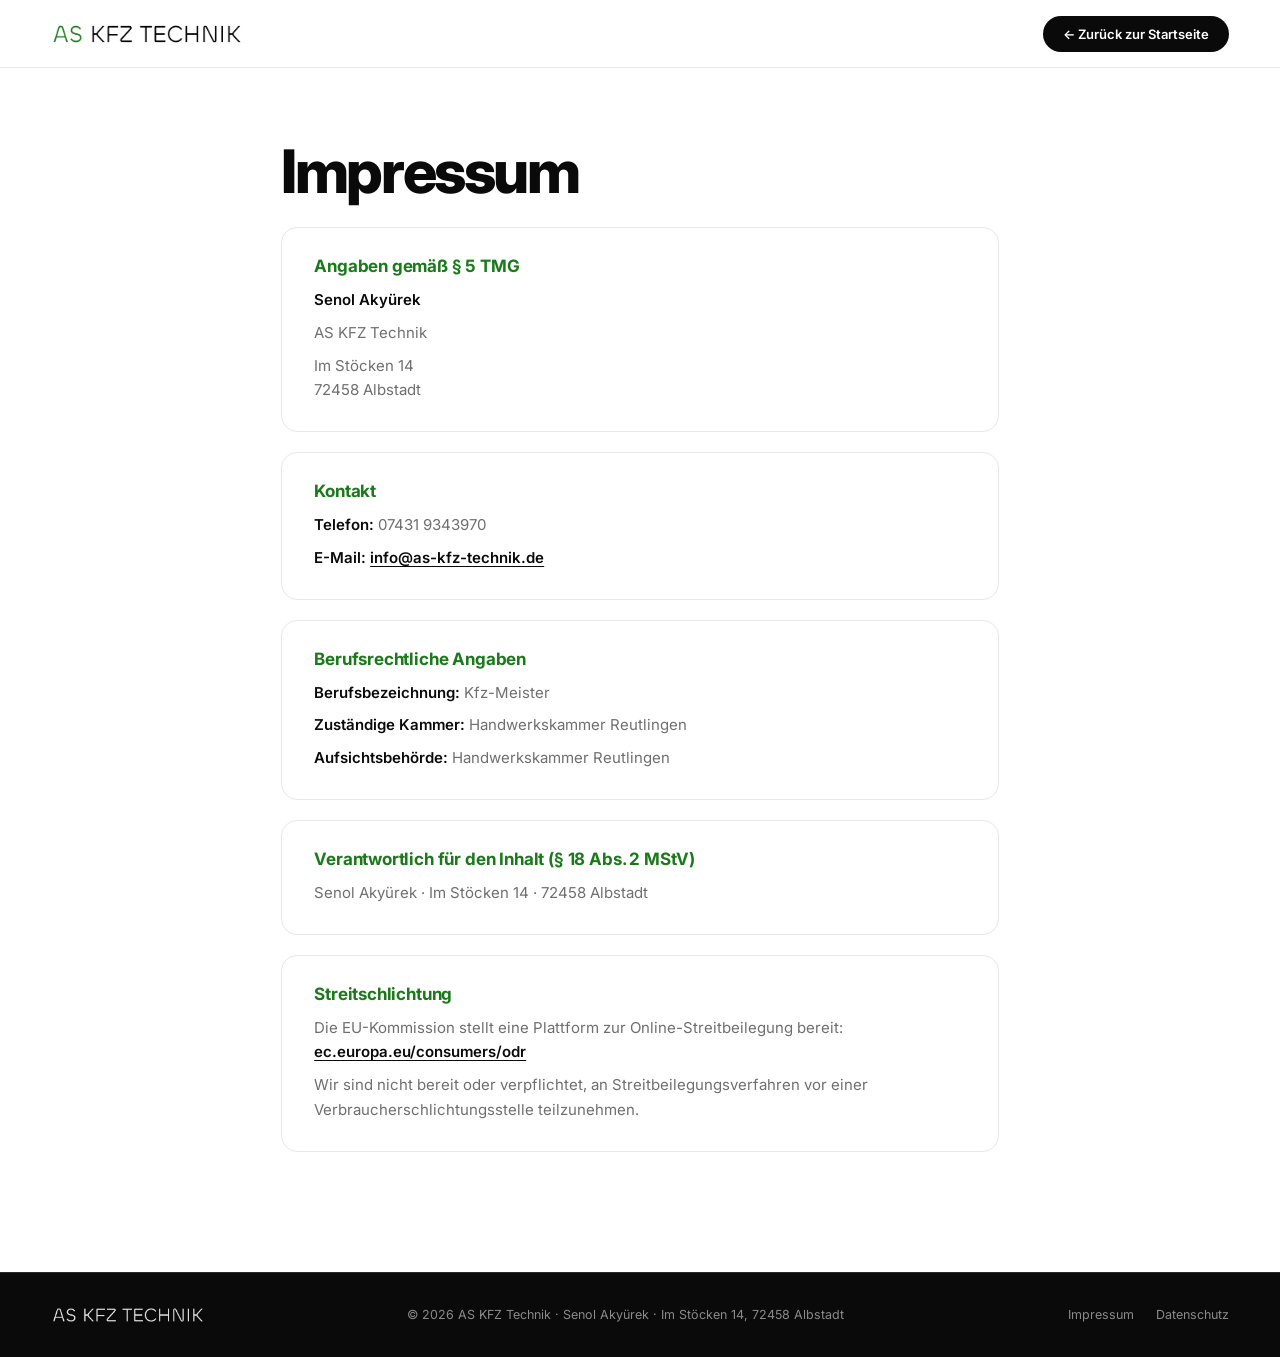
<file: impressum.html>
﻿<!doctype html>
<html lang="de">
<head>
  <meta charset="utf-8">
  <meta name="viewport" content="width=device-width, initial-scale=1">
  <title>Impressum | AS KFZ Technik Albstadt</title>
  <link rel="icon" href="favicon.svg" type="image/svg+xml">
  <link rel="preconnect" href="https://fonts.googleapis.com">
  <link rel="preconnect" href="https://fonts.gstatic.com" crossorigin>
  <link href="https://fonts.googleapis.com/css2?family=Inter:wght@400;500;600;700;800&display=swap" rel="stylesheet">
  <link rel="stylesheet" href="style.css">
</head>
<body>
  <header class="site-header stuck" id="header">
    <div class="header-left">
      <a class="brand" href="index.html" aria-label="AS KFZ Technik Startseite"><img src="LOGO.png" alt="AS KFZ Technik"></a>
    </div>
    <div class="header-right">
      <a class="call-button" href="index.html">← Zurück zur Startseite</a>
    </div>
  </header>

  <main class="subpage-container">
    <h1 class="subpage-title">Impressum</h1>

    <div class="legal-block">
      <h3>Angaben gemäß § 5 TMG</h3>
      <p><strong>Senol Akyürek</strong></p>
      <p>AS KFZ Technik</p>
      <p>Im Stöcken 14<br>72458 Albstadt</p>
    </div>

    <div class="legal-block">
      <h3>Kontakt</h3>
      <p><strong>Telefon:</strong> 07431 9343970</p>
      <p><strong>E-Mail:</strong> <a href="mailto:info@as-kfz-technik.de">info@as-kfz-technik.de</a></p>
    </div>

    <div class="legal-block">
      <h3>Berufsrechtliche Angaben</h3>
      <p><strong>Berufsbezeichnung:</strong> Kfz-Meister</p>
      <p><strong>Zuständige Kammer:</strong> Handwerkskammer Reutlingen</p>
      <p><strong>Aufsichtsbehörde:</strong> Handwerkskammer Reutlingen</p>
    </div>

    <div class="legal-block">
      <h3>Verantwortlich für den Inhalt (§ 18 Abs. 2 MStV)</h3>
      <p>Senol Akyürek · Im Stöcken 14 · 72458 Albstadt</p>
    </div>

    <div class="legal-block">
      <h3>Streitschlichtung</h3>
      <p>Die EU-Kommission stellt eine Plattform zur Online-Streitbeilegung bereit: <a href="https://ec.europa.eu/consumers/odr/" target="_blank" rel="noopener">ec.europa.eu/consumers/odr</a></p>
      <p style="margin-top: 8px;">Wir sind nicht bereit oder verpflichtet, an Streitbeilegungsverfahren vor einer Verbraucherschlichtungsstelle teilzunehmen.</p>
    </div>
  </main>

  <footer>
    <div class="footer-inner">
      <img src="LOGO.png" alt="AS KFZ Technik">
      <span>© 2026 AS KFZ Technik · Senol Akyürek · Im Stöcken 14, 72458 Albstadt</span>
      <span class="footer-links"><a href="impressum.html">Impressum</a><a href="datenschutz.html">Datenschutz</a></span>
    </div>
  </footer>
</body>
</html>
</file>
<file: style.css>
:root {
  --bg: #ffffff;
  --ink: #0a0a0a;
  --grey: #6f6f6f;
  --grey-light: #a3a3a3;
  --line: #e8e8e8;
  --green: #1a7a1a;
  --font: "Inter", -apple-system, sans-serif;
  --ease: cubic-bezier(.22, 1, .36, 1);
}

* { box-sizing: border-box; margin: 0; padding: 0; }
html { scroll-behavior: smooth; }
body { background: var(--bg); color: var(--ink); font-family: var(--font); overflow-x: hidden; }
a { color: inherit; }
button, input, select, textarea { font: inherit; }
img { display: block; max-width: 100%; }
a:focus-visible, button:focus-visible, input:focus-visible, select:focus-visible, textarea:focus-visible {
  outline: 2px solid var(--green);
  outline-offset: 3px;
}
::selection { background: var(--ink); color: var(--bg); }
::-webkit-scrollbar { width: 4px; }
::-webkit-scrollbar-track { background: var(--bg); }
::-webkit-scrollbar-thumb { background: var(--ink); }

/* ── Header ── */
.site-header {
  align-items: center;
  background: rgba(255, 255, 255, .65);
  backdrop-filter: blur(14px);
  border-bottom: 1px solid transparent;
  display: flex;
  height: 68px;
  justify-content: space-between;
  left: 0;
  padding: 0 max(24px, 4vw);
  position: fixed;
  right: 0;
  top: 0;
  transition: border-color .3s;
  z-index: 50;
}
.site-header.stuck { border-bottom-color: var(--line); }
.header-left { align-items: center; display: flex; gap: 18px; }
.brand img { height: 30px; transition: filter .3s; width: auto; }
.header-right { align-items: center; display: flex; gap: 18px; }
.status { align-items: center; color: var(--grey); display: flex; font-size: 12.5px; font-weight: 500; gap: 7px; }
.status i { background: var(--green); border-radius: 50%; display: block; height: 7px; position: relative; width: 7px; }
.status i::after { animation: ping 2.4s ease-out infinite; background: var(--green); border-radius: 50%; content: ""; inset: 0; position: absolute; }
.status.closed i { background: var(--grey-light); }
.status.closed i::after { display: none; }
@keyframes ping { 0% { opacity: .6; transform: scale(1); } 100% { opacity: 0; transform: scale(3.2); } }
.call-button { background: var(--ink); border-radius: 100px; color: var(--bg); font-size: 13px; font-weight: 600; padding: 10px 20px; text-decoration: none; transition: opacity .2s, background .3s, color .3s; }
.call-button:hover { opacity: .78; }

/* ── Menü-Button (drei Striche) ── */
.menu-button { background: none; border: 0; cursor: pointer; display: grid; gap: 5px; height: 34px; padding: 0; place-content: center; width: 34px; }
.menu-button span { background: var(--ink); display: block; height: 2px; transition: transform .35s var(--ease), opacity .25s, background .3s; width: 22px; }
body.menu-open .menu-button span { background: var(--bg); }
body.menu-open .menu-button span:nth-child(1) { transform: translateY(7px) rotate(45deg); }
body.menu-open .menu-button span:nth-child(2) { opacity: 0; }
body.menu-open .menu-button span:nth-child(3) { transform: translateY(-7px) rotate(-45deg); }

body.menu-open { overflow: hidden; }
body.menu-open .site-header { backdrop-filter: none; background: transparent; border-bottom-color: transparent; }
body.menu-open .brand img { filter: brightness(0) invert(1); }
body.menu-open .status { opacity: 0; pointer-events: none; }
body.menu-open .call-button { background: var(--bg); color: var(--ink); }

/* ── Vollbild-Menü ── */
.menu {
  background: var(--ink); color: var(--bg); inset: 0; opacity: 0; overflow-y: auto;
  padding: 132px max(24px, 4vw) 48px; pointer-events: none; position: fixed;
  transition: opacity .4s var(--ease), visibility .4s; visibility: hidden; z-index: 45;
}
body.menu-open .menu { opacity: 1; pointer-events: auto; visibility: visible; }
.menu-list { list-style: none; }
.menu-list li { overflow: hidden; }
.menu-list a {
  align-items: baseline; border-bottom: 1px solid #242424; color: var(--bg); display: flex; gap: 20px;
  font-size: clamp(32px, 5.6vw, 72px); font-weight: 800; letter-spacing: -.042em; line-height: 1.1;
  padding: 18px 0; text-decoration: none; transform: translateY(105%);
  transition: transform .65s var(--ease), color .25s;
}
body.menu-open .menu-list a { transform: none; }
.menu-list li:nth-child(1) a { transition-delay: .06s; }
.menu-list li:nth-child(2) a { transition-delay: .12s; }
.menu-list li:nth-child(3) a { transition-delay: .18s; }
.menu-list li:nth-child(4) a { transition-delay: .24s; }
.menu-list li:nth-child(5) a { transition-delay: .30s; }
.menu-list a small { color: #6f6f6f; font-size: 13px; font-weight: 600; letter-spacing: 0; }
.menu-list a:hover { color: #7ddb7d; }
.menu-foot { display: flex; flex-wrap: wrap; gap: 16px 54px; margin-top: 52px; opacity: 0; transition: opacity .5s var(--ease) .38s; }
.menu-foot small { color: #6f6f6f; display: block; font-size: 11px; font-weight: 600; letter-spacing: .08em; text-transform: uppercase; }
.menu-foot a, .menu-foot span { display: inline-block; font-size: 15px; font-weight: 600; margin-top: 5px; text-decoration: none; }
.menu-foot a:hover { color: #7ddb7d; }
body.menu-open .menu-foot { opacity: 1; }

/* ── Hero ── */
.hero { padding: 148px max(24px, 4vw) 0; }
.hero-kicker { align-items: center; color: var(--grey); display: flex; font-size: 13px; font-weight: 500; gap: 10px; }
.hero-kicker b { color: var(--ink); font-weight: 600; }
.hero-kicker em { background: var(--line); font-style: normal; height: 1px; width: 40px; }
.hero h1 { font-size: clamp(44px, 7.6vw, 116px); font-weight: 800; letter-spacing: -.05em; line-height: .94; margin: 20px 0 0; }
.hero h1 .line { display: block; overflow: hidden; padding-bottom: .12em; }
.hero h1 .line > span { display: block; }
.stroke {
  -webkit-text-stroke: clamp(1.75px, .18vw, 3.4px) var(--ink);
  color: var(--bg);
  paint-order: stroke fill;
}
.hero-row { align-items: flex-end; display: flex; gap: 40px; justify-content: space-between; margin-top: 30px; }
.hero-copy { max-width: 590px; }
.hero-copy strong { display: block; font-size: 20px; font-weight: 700; letter-spacing: -.02em; line-height: 1.3; }
.hero-copy p { color: var(--grey); font-size: 15.5px; line-height: 1.65; margin-top: 10px; }
.hero-process-link { align-items: center; color: var(--green); display: inline-flex; font-size: 14px; font-weight: 600; gap: 6px; margin-top: 12px; text-decoration: none; transition: color .2s; }
.hero-process-link i { display: inline-block; font-style: normal; transition: transform .3s var(--ease); }
.hero-process-link:hover { color: var(--ink); }
.hero-process-link:hover i { transform: translateX(4px); }
.hero-ctas { display: flex; flex: none; gap: 12px; }
.button-solid { align-items: center; background: var(--ink); border: 1px solid var(--ink); border-radius: 100px; color: var(--bg); display: inline-flex; font-size: 14px; font-weight: 600; gap: 10px; padding: 15px 26px; text-decoration: none; transition: opacity .2s; }
.button-solid:hover { opacity: .8; }
.button-solid i { display: inline-block; font-style: normal; transition: transform .35s var(--ease); }
.button-solid:hover i { transform: translateX(5px); }
.button-ghost { align-items: center; background: transparent; border: 1px solid var(--line); border-radius: 100px; color: var(--ink); display: inline-flex; font-size: 14px; font-weight: 600; padding: 15px 26px; text-decoration: none; transition: border-color .25s; }
.button-ghost:hover { border-color: var(--ink); }
    /* Google Rating Badge */
    .hero-rating { align-items: center; display: flex; gap: 10px; margin-top: 20px; font-size: 13.5px; }
    .hero-rating .stars { color: #f59e0b; font-size: 15px; letter-spacing: 2px; }
    .hero-rating .rating-text { color: var(--grey); }
    .hero-rating .rating-text strong { color: var(--ink); font-weight: 700; }
/* Hero-Bild mit Parallax + Statleiste */
.hero-visual { height: 66vh; margin-top: 44px; min-height: 380px; overflow: hidden; position: relative; }
.hero-visual img { height: 128%; left: 0; object-fit: cover; object-position: 60% 42%; position: absolute; top: -14%; width: 100%; will-change: transform; }
.hero-stats {
  backdrop-filter: blur(16px); background: rgba(255, 255, 255, .9); bottom: 0; display: grid;
  grid-template-columns: repeat(3, 1fr); left: 0; position: absolute; right: 0;
}
.hero-stat { border-right: 1px solid var(--line); padding: 22px 26px; }
.hero-stat:last-child { border-right: 0; }
.hero-stat strong { display: block; font-size: clamp(26px, 2.8vw, 40px); font-weight: 800; letter-spacing: -.035em; line-height: 1; }
.hero-stat span { color: var(--grey); display: block; font-size: 12.5px; margin-top: 6px; }

/* ── Sections ── */
.section { padding: 130px max(24px, 4vw) 0; }
.section-head { margin-bottom: 46px; max-width: 720px; }
.section-label { color: var(--green); font-size: 12px; font-weight: 600; letter-spacing: .1em; text-transform: uppercase; }
.section-title { font-size: clamp(34px, 4.6vw, 64px); font-weight: 800; letter-spacing: -.038em; line-height: 1.02; margin-top: 14px; }
.section-sub { color: var(--grey); font-size: 16px; line-height: 1.65; margin-top: 16px; max-width: 520px; }

/* ── Vorher / Nachher ── */
.case-bar { align-items: flex-end; border-bottom: 1px solid var(--line); display: flex; gap: 26px; margin-bottom: 26px; padding-bottom: 14px; }
.case-tab { background: none; border: 0; color: var(--grey-light); cursor: pointer; font-size: 14px; font-weight: 600; padding: 6px 0; position: relative; transition: color .25s; }
.case-tab::after { background: var(--ink); bottom: -15px; content: ""; height: 2px; left: 0; position: absolute; transform: scaleX(0); transform-origin: left; transition: transform .35s var(--ease); width: 100%; }
.case-tab.active { color: var(--ink); }
.case-tab.active::after { transform: scaleX(1); }
.case-tab small { color: var(--grey-light); font-size: 11px; font-weight: 600; margin-right: 8px; }

.compare-showcase { margin-inline: auto; width: min(82vw, 820px); }
.compare { aspect-ratio: 2 / 1; cursor: ew-resize; overflow: hidden; position: relative; touch-action: pan-y; user-select: none; }
.compare img { height: 100%; inset: 0; object-fit: cover; position: absolute; width: 100%; }
.compare-before { clip-path: inset(0 50% 0 0); inset: 0; position: absolute; }
.compare-line { background: var(--bg); bottom: 0; left: 50%; position: absolute; top: 0; width: 2px; z-index: 4; }
.compare-handle {
  align-items: center; background: var(--bg); border-radius: 50%; box-shadow: 0 3px 18px rgba(0,0,0,.25);
  color: var(--ink); display: flex; font-size: 14px; height: 48px; justify-content: center; left: 50%;
  position: absolute; top: 50%; transform: translate(-50%, -50%); transition: transform .25s var(--ease); width: 48px;
}
.compare:hover .compare-handle { transform: translate(-50%, -50%) scale(1.08); }
.compare-tag { background: var(--bg); font-size: 11px; font-weight: 600; letter-spacing: .06em; padding: 7px 11px; position: absolute; text-transform: uppercase; top: 16px; z-index: 3; }
.compare-tag.before { left: 16px; }
.compare-tag.after { right: 16px; }
.compare-meta { border-bottom: 1px solid var(--line); display: grid; gap: 8px 34px; grid-template-columns: repeat(2, 1fr); padding: 20px 0; }
.compare-meta span { color: var(--grey); display: block; font-size: 12px; }
.compare-meta strong { display: block; font-size: 14px; font-weight: 600; margin-top: 4px; }

/* ── Leistungen ── */
.service-list { border-top: 1px solid var(--ink); }
.service-row { border-bottom: 1px solid var(--line); }
.service-button { align-items: baseline; background: none; border: 0; color: var(--ink); cursor: pointer; display: grid; gap: 24px; grid-template-columns: 64px 1fr auto; padding: 28px 0; text-align: left; width: 100%; }
.service-index { color: var(--grey-light); font-size: 13px; font-weight: 600; }
.service-name { font-size: clamp(22px, 2.8vw, 38px); font-weight: 700; letter-spacing: -.028em; line-height: 1.05; transition: transform .35s var(--ease); }
.service-button:hover .service-name { transform: translateX(10px); }
.service-toggle { color: var(--grey-light); font-size: 24px; font-weight: 300; transition: transform .3s var(--ease), color .3s; }
.service-row.open .service-toggle { color: var(--ink); transform: rotate(45deg); }
.service-detail { display: grid; grid-template-rows: 0fr; transition: grid-template-rows .35s var(--ease); }
.service-row.open .service-detail { grid-template-rows: 1fr; }
.service-detail > div { overflow: hidden; }
.service-detail p { color: var(--grey); font-size: 15px; line-height: 1.7; margin: 0 0 30px 88px; max-width: 560px; }

/* ── Meisterbetrieb ── */
.owner { display: grid; gap: 0; grid-template-columns: 1.05fr .95fr; align-items: center; }
.owner-photo { overflow: hidden; position: relative; }
.owner-photo img { aspect-ratio: 4 / 4.6; object-fit: cover; object-position: 55% center; transform: scale(1.06); width: 100%; will-change: transform; }
.owner-copy { background: var(--bg); margin-left: -70px; padding: 62px 0 62px 62px; position: relative; z-index: 2; }
.owner-quote { font-size: clamp(24px, 2.9vw, 40px); font-weight: 700; letter-spacing: -.03em; line-height: 1.14; margin-top: 16px; }
.owner-copy p { color: var(--grey); font-size: 16px; line-height: 1.75; margin-top: 22px; max-width: 440px; }

/* ── Ablauf / Prozess ── */
.process-timeline {
  display: grid;
  gap: 20px;
  grid-template-columns: repeat(4, 1fr);
  margin-top: 10px;
}
.process-step {
  background: var(--bg);
  border: 1px solid var(--line);
  border-radius: 16px;
  padding: 30px 24px;
  position: relative;
  transition: border-color .35s, transform .35s var(--ease), box-shadow .35s;
}
.process-step::before {
  background: var(--ink);
  border-radius: 3px 3px 0 0;
  content: "";
  height: 3px;
  left: 24px;
  opacity: 0;
  position: absolute;
  right: 24px;
  top: -1px;
  transition: opacity .35s;
}
.process-step:hover {
  border-color: var(--ink);
  box-shadow: 0 14px 32px rgba(0, 0, 0, .06);
  transform: translateY(-5px);
}
.process-step:hover::before {
  opacity: 1;
}
.process-top {
  align-items: center;
  display: flex;
  justify-content: space-between;
  margin-bottom: 22px;
}
.process-num {
  color: var(--green);
  font-size: 28px;
  font-weight: 800;
  letter-spacing: -.03em;
  line-height: 1;
}
.process-dot {
  background: var(--green);
  border-radius: 50%;
  height: 8px;
  width: 8px;
}
.process-step h3 {
  font-size: 18px;
  font-weight: 700;
  letter-spacing: -.02em;
  line-height: 1.25;
  margin-bottom: 10px;
}
.process-step p {
  color: var(--grey);
  font-size: 14px;
  line-height: 1.6;
}

/* ── Kontakt ── */
.contact { background: var(--ink); color: var(--bg); margin-top: 130px; padding: 120px max(24px, 4vw); }
.contact .section-label { color: #7ddb7d; }
.contact .section-title { color: var(--bg); }
.contact-grid { display: grid; gap: 70px; grid-template-columns: .85fr 1.15fr; }
.contact-fact { border-bottom: 1px solid #2a2a2a; padding: 20px 0; }
.contact-fact small { color: #8a8a8a; display: block; font-size: 11px; font-weight: 600; letter-spacing: .1em; text-transform: uppercase; }
.contact-fact a, .contact-fact strong { display: inline-block; font-size: 19px; font-weight: 600; letter-spacing: -.01em; margin-top: 5px; text-decoration: none; }
.contact-fact a:hover { color: #7ddb7d; }

.form-grid { display: grid; gap: 16px; grid-template-columns: 1fr 1fr; }
.field { display: flex; flex-direction: column; gap: 7px; }
.field.wide { grid-column: 1 / -1; }
.field label { color: #8a8a8a; font-size: 11px; font-weight: 600; letter-spacing: .08em; text-transform: uppercase; }
.field input, .field select, .field textarea { background: transparent; border: 0; border-bottom: 1px solid #3a3a3a; border-radius: 0; color: var(--bg); min-height: 44px; outline: none; padding: 8px 0; transition: border-color .25s; }
.field textarea { min-height: 90px; resize: vertical; }
.field select option { color: var(--ink); }
.field input:focus, .field select:focus, .field textarea:focus { border-color: var(--bg); }
.submit { background: var(--bg); border: 0; border-radius: 100px; color: var(--ink); cursor: pointer; font-size: 14px; font-weight: 600; grid-column: 1 / -1; justify-self: start; margin-top: 10px; padding: 15px 32px; transition: opacity .2s; }
.submit:hover { opacity: .82; }

/* ── Footer ── */
footer { background: var(--ink); border-top: 1px solid #2a2a2a; color: #8a8a8a; font-size: 12.5px; padding: 30px max(24px, 4vw); }
.footer-inner { align-items: center; display: flex; flex-wrap: wrap; gap: 14px; justify-content: space-between; }
.footer-inner img { filter: brightness(0) invert(1); height: 24px; opacity: .9; width: auto; }
.footer-links a { margin-left: 22px; text-decoration: none; }
.footer-links a:hover { color: var(--bg); }

/* ── Rechtliche Unterseiten & Galerie ── */
.subpage-container {
  margin: 0 auto;
  max-width: 820px;
  padding: 140px max(24px, 4vw) 100px;
}
.subpage-container .section-head {
  margin-bottom: 46px;
}
.subpage-container .section-label {
  margin-bottom: 18px;
}
.subpage-title {
  font-size: clamp(36px, 5.2vw, 60px);
  font-weight: 800;
  letter-spacing: -.04em;
  line-height: 1.05;
  margin-bottom: 24px;
}
.legal-block {
  background: var(--bg);
  border: 1px solid var(--line);
  border-radius: 16px;
  margin-bottom: 20px;
  padding: 28px 32px;
  transition: border-color .25s, box-shadow .25s;
}
.legal-block:hover {
  border-color: var(--grey-light);
  box-shadow: 0 6px 20px rgba(0, 0, 0, .03);
}
.legal-block h3 {
  color: var(--green);
  font-size: 17px;
  font-weight: 700;
  letter-spacing: -.01em;
  margin-bottom: 12px;
}
.legal-block p {
  color: var(--grey);
  font-size: 15px;
  line-height: 1.65;
  margin-bottom: 8px;
}
.legal-block p:last-child {
  margin-bottom: 0;
}
.legal-block p strong {
  color: var(--ink);
  font-weight: 600;
}
.legal-block a {
  color: var(--ink);
  font-weight: 600;
  text-decoration: underline;
  text-underline-offset: 3px;
}
.legal-block a:hover {
  color: var(--green);
}
.legal-block ul {
  color: var(--grey);
  font-size: 15px;
  line-height: 1.65;
  margin: 10px 0 10px 20px;
}

/* ── Galerie-Seite ── */
.gallery-container {
  max-width: 1080px;
}

.compare-grid {
  display: grid;
  grid-template-columns: repeat(2, 1fr);
  gap: 36px;
  margin-top: 36px;
  margin-bottom: 60px;
}

.compare-card {
  background: var(--bg);
  border: 1px solid var(--line);
  border-radius: 20px;
  overflow: hidden;
  display: flex;
  flex-direction: column;
  transition: transform .4s var(--ease), border-color .35s, box-shadow .4s var(--ease);
}

.compare-card:hover {
  transform: scale(1.03) translateY(-6px);
  border-color: var(--ink);
  box-shadow: 0 20px 48px rgba(0,0,0,.1);
  z-index: 5;
}

.compare-card .compare {
  aspect-ratio: 16 / 10;
}

.compare-thumbs {
  display: flex;
  gap: 10px;
  padding: 14px 28px 14px;
  background: var(--bg);
}

.thumb-btn {
  align-items: center;
  background: transparent;
  border: 1px solid var(--line);
  border-radius: 8px;
  cursor: pointer;
  display: inline-flex;
  gap: 8px;
  overflow: hidden;
  padding: 4px 10px 4px 4px;
  transition: border-color .25s, background .25s;
}

.thumb-btn img {
  border-radius: 4px;
  height: 28px;
  object-fit: cover;
  width: 36px;
}

.thumb-btn span {
  color: var(--grey);
  font-size: 12px;
  font-weight: 600;
}

.thumb-btn:hover {
  border-color: var(--grey-light);
}

.thumb-btn.active {
  background: var(--ink);
  border-color: var(--ink);
}

.thumb-btn.active span {
  color: var(--bg);
}

.view-label-text {
  color: var(--green);
  font-size: 12px;
  font-weight: 600;
}

.compare-card-info {
  padding: 24px 28px;
  display: flex;
  flex-direction: column;
  gap: 8px;
  background: var(--bg);
  border-top: 1px solid var(--line);
  flex-grow: 1;
}

.compare-card-info .card-cat {
  color: var(--green);
  font-size: 11px;
  font-weight: 700;
  letter-spacing: .08em;
  text-transform: uppercase;
  display: block;
  margin-bottom: 4px;
}

.compare-card-info h3 {
  font-size: 20px;
  font-weight: 700;
  letter-spacing: -.02em;
  color: var(--ink);
}

.compare-card-info p {
  color: var(--grey);
  font-size: 14px;
  line-height: 1.6;
}

.gallery-cta-box {
  background: var(--ink);
  color: var(--bg);
  border-radius: 20px;
  padding: 48px;
  display: flex;
  align-items: center;
  justify-content: space-between;
  gap: 30px;
  margin-top: 40px;
}
.gallery-cta-box h2 {
  font-size: 28px;
  font-weight: 800;
  letter-spacing: -.03em;
  margin-bottom: 8px;
}
.gallery-cta-box p {
  color: #a3a3a3;
  font-size: 15px;
}
.gallery-cta-box .button-solid {
  background: var(--bg);
  color: var(--ink);
  border-color: var(--bg);
  white-space: nowrap;
}

@media (max-width: 800px) {
  .compare-grid {
    grid-template-columns: 1fr;
    gap: 28px;
  }
  }
  .gallery-hero-info {
    grid-template-columns: 1fr;
    gap: 12px;
  }
  .gallery-cta-box {
    flex-direction: column;
    align-items: flex-start;
    padding: 32px 24px;
  }
}
.subpage-title {
  font-size: clamp(36px, 5.2vw, 60px);
  font-weight: 800;
  letter-spacing: -.04em;
  line-height: 1.05;
  margin-bottom: 36px;
}
.legal-block {
  background: var(--bg);
  border: 1px solid var(--line);
  border-radius: 16px;
  margin-bottom: 20px;
  padding: 28px 32px;
  transition: border-color .25s, box-shadow .25s;
}
.legal-block:hover {
  border-color: var(--grey-light);
  box-shadow: 0 6px 20px rgba(0, 0, 0, .03);
}
.legal-block h3 {
  color: var(--green);
  font-size: 17px;
  font-weight: 700;
  letter-spacing: -.01em;
  margin-bottom: 12px;
}
.legal-block p {
  color: var(--grey);
  font-size: 15px;
  line-height: 1.65;
  margin-bottom: 8px;
}
.legal-block p:last-child {
  margin-bottom: 0;
}
.legal-block p strong {
  color: var(--ink);
  font-weight: 600;
}
.legal-block a {
  color: var(--ink);
  font-weight: 600;
  text-decoration: underline;
  text-underline-offset: 3px;
}
.legal-block a:hover {
  color: var(--green);
}
.legal-block ul {
  color: var(--grey);
  font-size: 15px;
  line-height: 1.65;
  margin: 10px 0 10px 20px;
}

/* ── Animationen ── */
.rise > * { opacity: 0; transform: translateY(22px); transition: opacity .8s var(--ease), transform .8s var(--ease); }
.rise.visible > * { opacity: 1; transform: none; }
.rise.visible > *:nth-child(2) { transition-delay: .07s; }
.rise.visible > *:nth-child(3) { transition-delay: .14s; }
.rise.visible > *:nth-child(4) { transition-delay: .21s; }
.reveal { opacity: 0; transform: translateY(26px); transition: opacity .8s var(--ease), transform .8s var(--ease); }
.reveal.visible { opacity: 1; transform: none; }

.hero h1 .line > span { transform: translateY(100%); transition: transform 1s var(--ease); }
.hero.ready h1 .line > span { transform: none; }
.hero.ready h1 .line:nth-child(2) > span { transition-delay: .1s; }
.hero.ready h1 .line:nth-child(3) > span { transition-delay: .2s; }
.hero-fade { opacity: 0; transform: translateY(18px); transition: opacity .9s var(--ease), transform .9s var(--ease); }
.hero.ready .hero-fade { opacity: 1; transform: none; }
.hero.ready .hero-row { transition-delay: .25s; }
.hero.ready .hero-visual { transition-delay: .35s; }

@media (max-width: 900px) {
  .status { display: none; }
  .owner { grid-template-columns: 1fr; }
  .owner-copy { margin-left: 0; padding: 40px 0 0; }
  .owner-photo img { aspect-ratio: 4 / 3.4; }
  .contact-grid { grid-template-columns: 1fr; gap: 50px; }
  .process-timeline { grid-template-columns: repeat(2, 1fr); gap: 20px; }
}

@media (max-width: 640px) {
  .hero { padding-top: 122px; }
  .hero-row { align-items: flex-start; flex-direction: column; gap: 24px; }
  .hero-visual { height: 62vh; margin-top: 34px; }
  .hero-stats { grid-template-columns: 1fr 1fr; }
  .hero-stat:nth-child(3) { display: none; }
  .hero-stat { padding: 16px 18px; }
  .section { padding-top: 90px; }
  .compare-showcase { width: 100%; }
  .compare { aspect-ratio: 4 / 3; }
  .compare-meta { grid-template-columns: 1fr; }
  .case-bar { gap: 18px; overflow-x: auto; }
  .case-tab { flex: none; }
  .service-button { gap: 14px; grid-template-columns: 40px 1fr auto; padding: 22px 0; }
  .service-detail p { margin-left: 54px; }
  .process-timeline { grid-template-columns: 1fr; gap: 16px; }
  .contact { margin-top: 90px; padding: 80px 24px; }
  .menu { padding-top: 108px; }
  .menu-foot { flex-direction: column; gap: 18px; }
  .form-grid { grid-template-columns: 1fr; }
  .field.wide, .submit { grid-column: auto; }
  .submit { width: 100%; }
  .footer-links a { margin: 0 18px 0 0; }
}

@media (prefers-reduced-motion: reduce) {
  html { scroll-behavior: auto; }
  .reveal, .rise > *, .hero-fade { opacity: 1; transform: none; transition: none; }
  .hero h1 .line > span { transform: none; transition: none; }
  .menu-list a { transform: none; transition: color .25s; }
  .status i::after { animation: none; }
}
</file>
